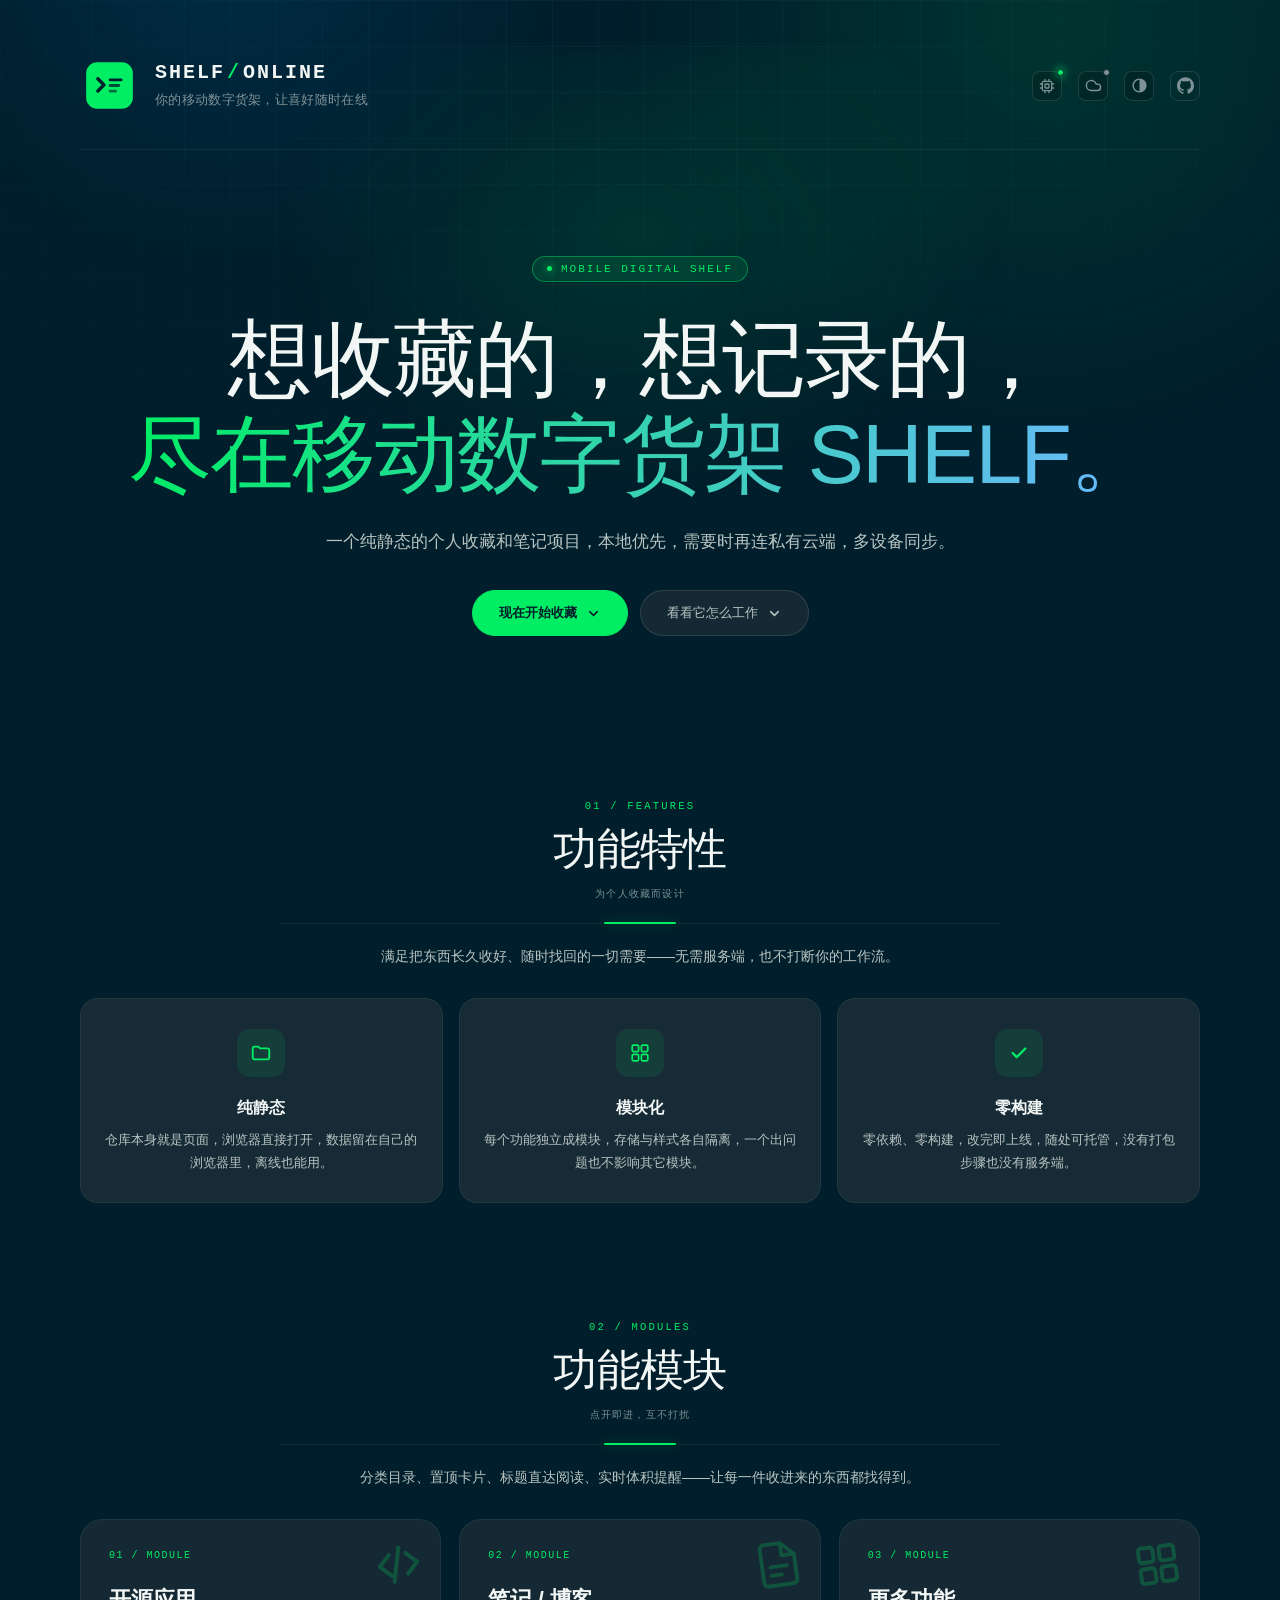
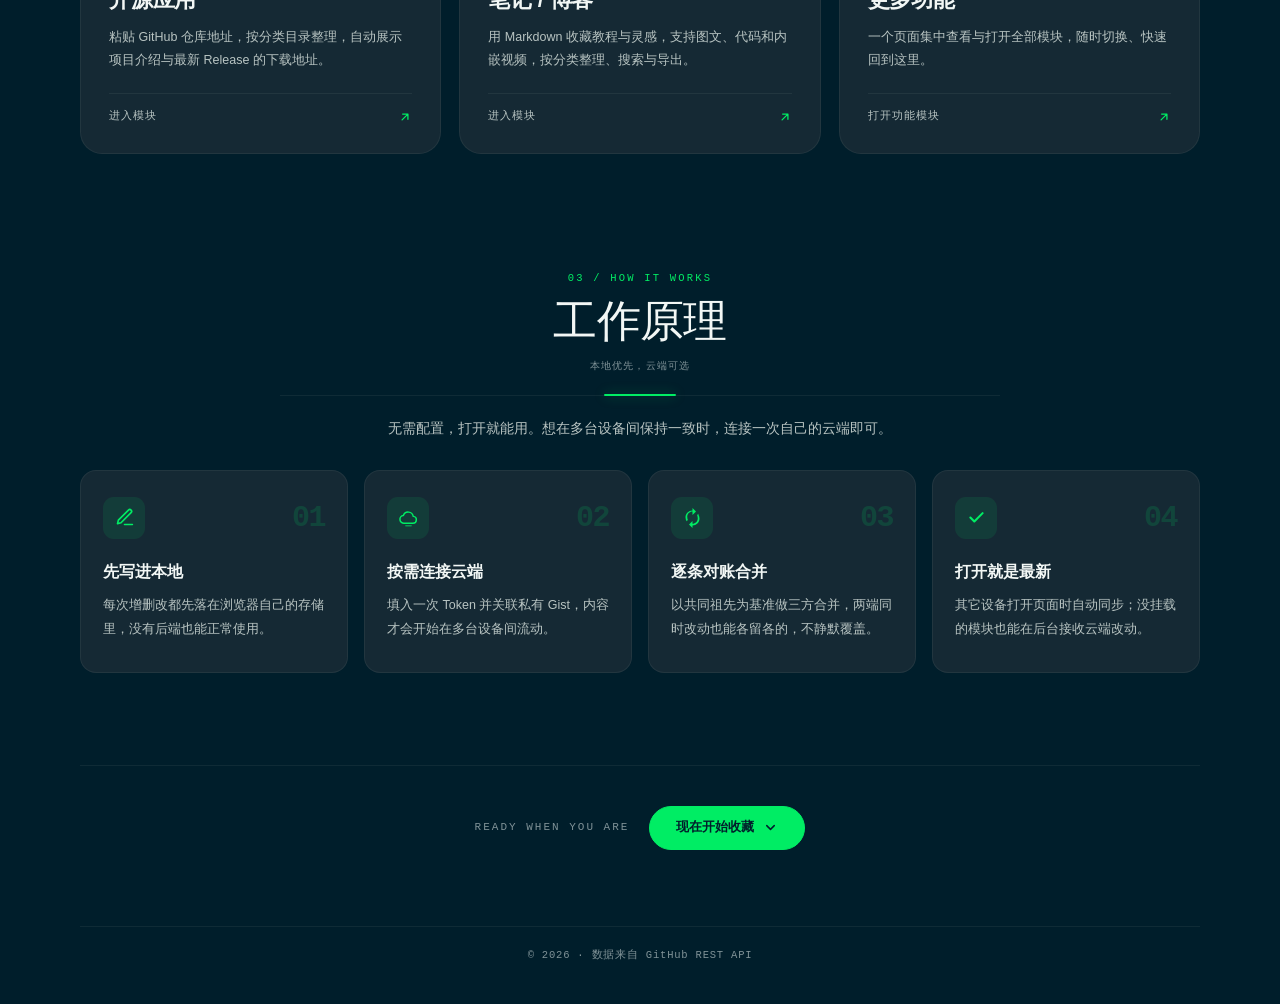
<file: index.html>
<!doctype html>
<html lang="zh-CN">
<head>
  <meta charset="utf-8">
  <meta name="viewport" content="width=device-width, initial-scale=1">
  <meta name="color-scheme" content="dark">
  <meta name="description" content="SHELF / ONLINE 是一个纯静态的个人收藏和笔记项目：本地优先，需要时再连私有云端，多设备同步。">
  <link rel="icon" type="image/svg+xml" href="assets/brand/logo.svg">
  <title>SHELF / ONLINE · 你的移动数字货架，让喜好随时在线</title>

  <link rel="preconnect" href="https://api.github.com">
  <!-- 字体使用国内系统自带字体栈（苹方 / 微软雅黑 / 宋体 / 系统等宽），零网络依赖 -->
  <!-- 主题脚本尽早执行，首屏前定好明暗，避免闪烁 -->
  <script src="assets/js/core/theme.js"></script>
  <script>if ('IntersectionObserver' in window) document.documentElement.classList.add('js-reveal');</script>
  <link rel="stylesheet" href="assets/css/base.css">
  <link rel="stylesheet" href="assets/css/landing.css">
  <link rel="stylesheet" href="assets/css/sync.css">
  <link rel="stylesheet" href="assets/css/theme.css">

  <!-- 内核：依赖顺序固定，全部 defer。首页保留注册表与同步脚本，
       以便停在首页时后台仍能冷同步（未挂载模块的数据直接读写 localStorage）。 -->
  <script defer src="assets/js/core/store.js"></script>
  <script defer src="assets/js/core/net.js"></script>
  <script defer src="assets/js/core/kernel.js"></script>
  <script defer src="assets/js/core/select.js"></script>
  <script defer src="assets/js/core/sync.js"></script>

  <!-- 业务模块注册（首页渲染入口卡片，不挂载模块；仅让同步拿到冷数据桥） -->
  <script defer src="assets/js/modules/repo-showcase/defaults.js"></script>
  <script defer src="assets/js/modules/repo-showcase/github.js"></script>
  <script defer src="assets/js/modules/repo-showcase/view.js"></script>
  <script defer src="assets/js/modules/repo-showcase/index.js"></script>
  <script defer src="assets/js/modules/notes/defaults.js"></script>
  <script defer src="assets/js/modules/notes/markdown.js"></script>
  <script defer src="assets/js/modules/notes/view.js"></script>
  <script defer src="assets/js/modules/notes/index.js"></script>
  <script defer src="assets/js/modules/one-more-thing/index.js"></script>

  <!-- 最后启动 -->
  <script defer src="assets/js/core/app.js"></script>
</head>
<body class="pg-home">
  <div class="grid-bg" aria-hidden="true"></div>
  <div class="glow" aria-hidden="true"></div>

  <div class="page">
    <header class="site-header">
      <a class="brand" href="index.html" aria-label="返回首页">
        <span class="brand-mark" aria-hidden="true">
          <svg viewBox="0 0 96 96" width="100%" height="100%" role="img"><rect x="10" y="10" width="76" height="76" rx="18"/><path d="M29 37 L39 47 L29 57" fill="none" stroke-width="5.5" stroke-linecap="round" stroke-linejoin="round"/><line x1="49" y1="39" x2="67" y2="39" stroke-width="4.5" stroke-linecap="round"/><line x1="49" y1="48" x2="63" y2="48" stroke-width="4.5" stroke-linecap="round" opacity="0.8"/><line x1="49" y1="57" x2="58" y2="57" stroke-width="4.5" stroke-linecap="round" opacity="0.6"/></svg>
        </span>
        <span class="brand-text">
          <h1>SHELF<span>/</span>ONLINE</h1>
          <p>你的移动数字货架，让喜好随时在线</p>
        </span>
      </a>
      <div class="header-meta">
        <span class="status status--icon" title="系统在线" aria-label="系统在线"><i class="i-ico i-system" aria-hidden="true"></i><i class="dot" aria-hidden="true"></i></span>
        <a class="ghost-link ghost-link--icon mono site-github-link" href="https://github.com/30-Chen/open-shelf" target="_blank" rel="noopener noreferrer" title="打开本项目仓库" aria-label="打开本项目仓库"><i class="i-ico i-github" aria-hidden="true"></i></a>
      </div>
    </header>

    <section class="lc-hero" id="top">
      <span class="lc-hero-glow" aria-hidden="true"></span>
      <span class="lc-eyebrow mono"><i aria-hidden="true"></i> MOBILE DIGITAL SHELF</span>
      <h2>想收藏的，想记录的，<br><em>尽在移动数字货架 SHELF。</em></h2>
      <p class="lc-lead">一个纯静态的个人收藏和笔记项目，本地优先，需要时再连私有云端，多设备同步。</p>
      <div class="lc-actions">
        <a class="lc-btn lc-btn--primary" href="#catalog-section">现在开始收藏 <i class="i-ico i-chev" aria-hidden="true"></i></a>
        <a class="lc-btn" href="#how">看看它怎么工作 <i class="i-ico i-chev" aria-hidden="true"></i></a>
      </div>
    </section>

    <section class="lc-section" id="features" aria-labelledby="lc-features-title">
      <div class="lc-section-head lc-reveal">
        <span class="lc-kicker mono">01 / FEATURES</span>
        <h3 id="lc-features-title">功能特性</h3>
        <span class="lc-hint">为个人收藏而设计</span>
      </div>
      <p class="lc-section-intro lc-reveal">满足把东西长久收好、随时找回的一切需要——无需服务端，也不打断你的工作流。</p>
      <div class="lc-feature-grid">
        <article class="lc-feature lc-reveal">
          <span class="lc-feature-icon"><i class="i-ico i-folder" aria-hidden="true"></i></span>
          <h4>纯静态</h4>
          <p>仓库本身就是页面，浏览器直接打开，数据留在自己的浏览器里，离线也能用。</p>
        </article>
        <article class="lc-feature lc-reveal">
          <span class="lc-feature-icon"><i class="i-ico i-modules" aria-hidden="true"></i></span>
          <h4>模块化</h4>
          <p>每个功能独立成模块，存储与样式各自隔离，一个出问题也不影响其它模块。</p>
        </article>
        <article class="lc-feature lc-reveal">
          <span class="lc-feature-icon"><i class="i-ico i-check" aria-hidden="true"></i></span>
          <h4>零构建</h4>
          <p>零依赖、零构建，改完即上线，随处可托管，没有打包步骤也没有服务端。</p>
        </article>
      </div>
    </section>

    <section class="lc-section" id="catalog-section" aria-labelledby="lc-modules-title">
      <div class="lc-section-head lc-reveal">
        <span class="lc-kicker mono">02 / MODULES</span>
        <h3 id="lc-modules-title">功能模块</h3>
        <span class="lc-hint">点开即进，互不打扰</span>
      </div>
      <p class="lc-section-intro lc-reveal">分类目录、置顶卡片、标题直达阅读、实时体积提醒——让每一件收进来的东西都找得到。</p>
      <!-- 模块入口卡片由内核根据注册表自动生成；首页把预留模块位换成「更多功能」入口 -->
      <main id="catalog" class="lc-catalog" data-home-catalog></main>
    </section>

    <section class="lc-section" id="how" aria-labelledby="lc-how-title">
      <div class="lc-section-head lc-reveal">
        <span class="lc-kicker mono">03 / HOW IT WORKS</span>
        <h3 id="lc-how-title">工作原理</h3>
        <span class="lc-hint">本地优先，云端可选</span>
      </div>
      <p class="lc-section-intro lc-reveal">无需配置，打开就能用。想在多台设备间保持一致时，连接一次自己的云端即可。</p>
      <div class="lc-flow">
        <article class="lc-step lc-reveal" data-step="01">
          <span class="lc-step-icon"><i class="i-ico i-edit" aria-hidden="true"></i></span>
          <h4>先写进本地</h4>
          <p>每次增删改都先落在浏览器自己的存储里，没有后端也能正常使用。</p>
        </article>
        <article class="lc-step lc-reveal" data-step="02">
          <span class="lc-step-icon"><i class="i-ico i-cloud-puff" aria-hidden="true"></i></span>
          <h4>按需连接云端</h4>
          <p>填入一次 Token 并关联私有 Gist，内容才会开始在多台设备间流动。</p>
        </article>
        <article class="lc-step lc-reveal" data-step="03">
          <span class="lc-step-icon"><i class="i-ico i-refresh" aria-hidden="true"></i></span>
          <h4>逐条对账合并</h4>
          <p>以共同祖先为基准做三方合并，两端同时改动也能各留各的，不静默覆盖。</p>
        </article>
        <article class="lc-step lc-reveal" data-step="04">
          <span class="lc-step-icon"><i class="i-ico i-check" aria-hidden="true"></i></span>
          <h4>打开就是最新</h4>
          <p>其它设备打开页面时自动同步；没挂载的模块也能在后台接收云端改动。</p>
        </article>
      </div>
    </section>

    <section class="lc-cta lc-reveal">
      <span class="lc-cta-line mono">READY WHEN YOU ARE</span>
      <a class="lc-btn lc-btn--primary" href="#catalog-section">现在开始收藏 <i class="i-ico i-chev" aria-hidden="true"></i></a>
    </section>

    <footer class="site-footer mono">
      <span>© <span id="year"></span> · 数据来自 GitHub REST API</span>
    </footer>
  </div>

  <script>
    (function () {
      if (!('IntersectionObserver' in window)) return;
      var els = document.querySelectorAll('.lc-reveal');
      var io = new IntersectionObserver(function (entries) {
        entries.forEach(function (entry) {
          if (!entry.isIntersecting) return;
          entry.target.classList.add('is-in');
          io.unobserve(entry.target);
        });
      }, { threshold: 0.12, rootMargin: '0px 0px -40px 0px' });
      Array.prototype.forEach.call(els, function (el) { io.observe(el); });
    })();
  </script>
</body>
</html>
</file>
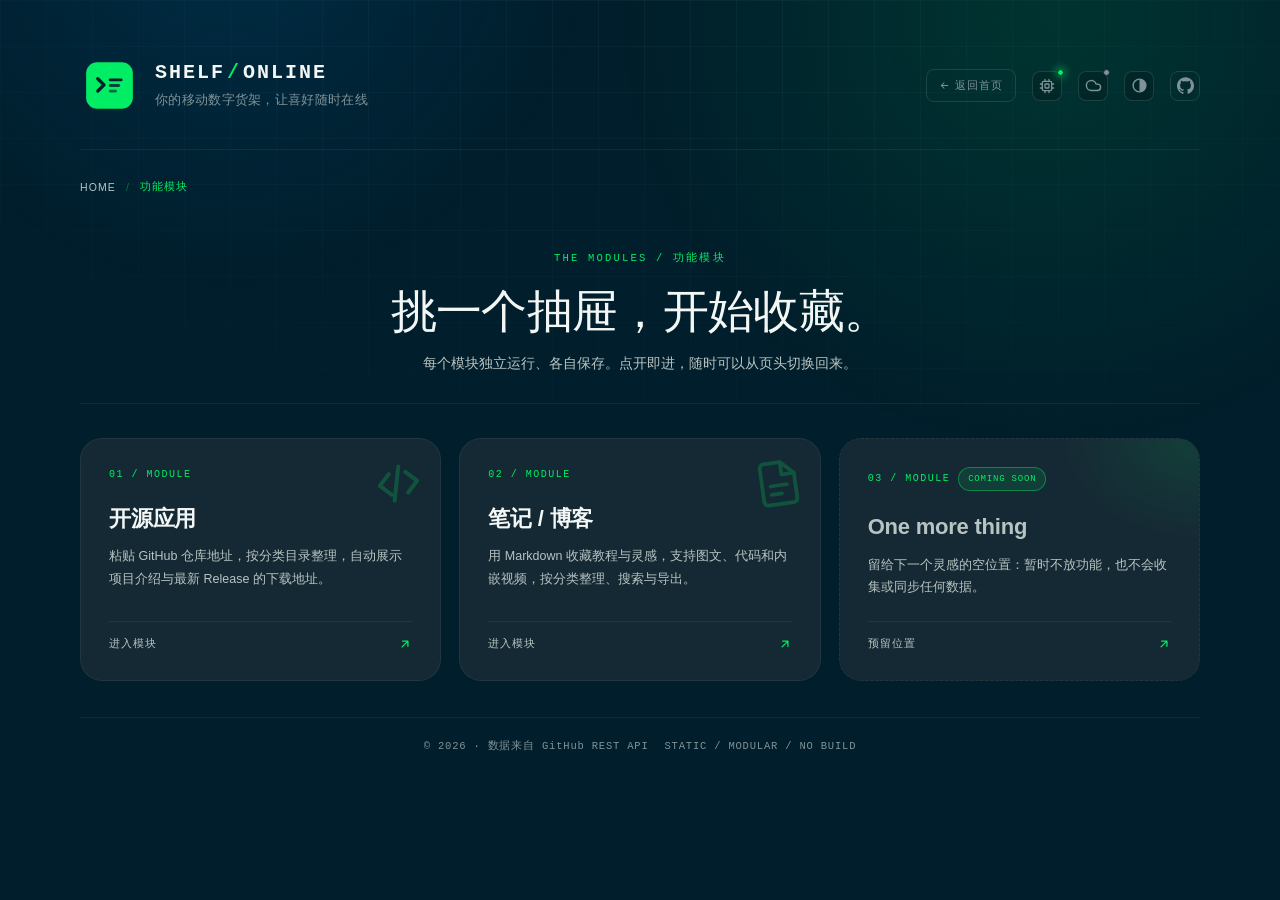
<file: shelf.html>
<!doctype html>
<html lang="zh-CN">
<head>
  <meta charset="utf-8">
  <meta name="viewport" content="width=device-width, initial-scale=1">
  <meta name="color-scheme" content="dark">
  <meta name="description" content="SHELF / ONLINE 功能模块：集中管理开源应用、笔记与预留模块">
  <link rel="icon" type="image/svg+xml" href="assets/brand/logo.svg">
  <title>功能模块 · SHELF / ONLINE</title>

  <link rel="preconnect" href="https://api.github.com">
  <!-- 字体使用国内系统自带字体栈（苹方 / 微软雅黑 / 宋体 / 系统等宽），零网络依赖 -->
  <script src="assets/js/core/theme.js"></script>
  <script>if ('IntersectionObserver' in window) document.documentElement.classList.add('js-reveal');</script>
  <link rel="stylesheet" href="assets/css/base.css">
  <link rel="stylesheet" href="assets/css/landing.css">
  <link rel="stylesheet" href="assets/css/sync.css">
  <link rel="stylesheet" href="assets/css/theme.css">

  <!-- 内核 + 模块注册：与首页同序，供 app.js 渲染模块入口卡片，并保持后台冷同步 -->
  <script defer src="assets/js/core/store.js"></script>
  <script defer src="assets/js/core/net.js"></script>
  <script defer src="assets/js/core/kernel.js"></script>
  <script defer src="assets/js/core/select.js"></script>
  <script defer src="assets/js/core/sync.js"></script>

  <script defer src="assets/js/modules/repo-showcase/defaults.js"></script>
  <script defer src="assets/js/modules/repo-showcase/github.js"></script>
  <script defer src="assets/js/modules/repo-showcase/view.js"></script>
  <script defer src="assets/js/modules/repo-showcase/index.js"></script>
  <script defer src="assets/js/modules/notes/defaults.js"></script>
  <script defer src="assets/js/modules/notes/markdown.js"></script>
  <script defer src="assets/js/modules/notes/view.js"></script>
  <script defer src="assets/js/modules/notes/index.js"></script>
  <script defer src="assets/js/modules/one-more-thing/index.js"></script>

  <script defer src="assets/js/core/app.js"></script>
</head>
<body>
  <div class="grid-bg" aria-hidden="true"></div>
  <div class="glow" aria-hidden="true"></div>

  <div class="page">
    <header class="site-header">
      <a class="brand" href="index.html" aria-label="返回首页">
        <span class="brand-mark" aria-hidden="true">
          <svg viewBox="0 0 96 96" width="100%" height="100%" role="img"><rect x="10" y="10" width="76" height="76" rx="18"/><path d="M29 37 L39 47 L29 57" fill="none" stroke-width="5.5" stroke-linecap="round" stroke-linejoin="round"/><line x1="49" y1="39" x2="67" y2="39" stroke-width="4.5" stroke-linecap="round"/><line x1="49" y1="48" x2="63" y2="48" stroke-width="4.5" stroke-linecap="round" opacity="0.8"/><line x1="49" y1="57" x2="58" y2="57" stroke-width="4.5" stroke-linecap="round" opacity="0.6"/></svg>
        </span>
        <span class="brand-text">
          <h1>SHELF<span>/</span>ONLINE</h1>
          <p>你的移动数字货架，让喜好随时在线</p>
        </span>
      </a>
      <div class="header-meta">
        <a class="ghost-link" href="index.html"><i class="i-ico i-back" aria-hidden="true"></i> 返回首页</a>
        <span class="status status--icon" title="系统在线" aria-label="系统在线"><i class="i-ico i-system" aria-hidden="true"></i><i class="dot" aria-hidden="true"></i></span>
        <a class="ghost-link ghost-link--icon mono site-github-link" href="https://github.com/30-Chen/open-shelf" target="_blank" rel="noopener noreferrer" title="打开本项目仓库" aria-label="打开本项目仓库"><i class="i-ico i-github" aria-hidden="true"></i></a>
      </div>
    </header>

    <nav class="lc-crumb" aria-label="面包屑导航">
      <a href="index.html">HOME</a>
      <span class="lc-sep">/</span>
      <span class="lc-current">功能模块</span>
    </nav>

    <section class="lc-shelf-head lc-reveal" aria-labelledby="shelf-title">
      <span class="lc-kicker mono">THE MODULES / 功能模块</span>
      <h2 id="shelf-title">挑一个抽屉，开始收藏。</h2>
      <p>每个模块独立运行、各自保存。点开即进，随时可以从页头切换回来。</p>
    </section>

    <!-- 模块入口卡片由内核根据注册表自动生成 -->
    <main id="catalog" class="lc-catalog"></main>

    <footer class="site-footer mono">
      <span>© <span id="year"></span> · 数据来自 GitHub REST API</span>
      <span>STATIC / MODULAR / NO BUILD</span>
    </footer>
  </div>

  <script>
    (function () {
      if (!('IntersectionObserver' in window)) return;
      var els = document.querySelectorAll('.lc-reveal');
      var io = new IntersectionObserver(function (entries) {
        entries.forEach(function (entry) {
          if (!entry.isIntersecting) return;
          entry.target.classList.add('is-in');
          io.unobserve(entry.target);
        });
      }, { threshold: 0.12, rootMargin: '0px 0px -40px 0px' });
      Array.prototype.forEach.call(els, function (el) { io.observe(el); });
    })();
  </script>
</body>
</html>
</file>
<file: assets/css/base.css>
/* ============================================================
   base.css · 全站设计系统
   只放「跨模块共享」的变量、重置、布局与基础控件。
   模块自己的样式一律放到 assets/css/module-*.css 并用独立前缀。
   ============================================================ */

:root {
  /* ============================================================
     MongoDB 设计系统 · 森林黑 × 霓虹绿（LeafyGreen / Forest Dark）
     全部模块沿用原有语义变量名，此处只替换取值，保证改造零侵入。
     ============================================================ */
  --bg:            #001e2b;                       /* Forest Black · 森林黑，非纯黑 */
  --surface:       rgba(28, 45, 56, 0.78);        /* Deep Teal · 深青表面 */
  --surface-2:     rgba(29, 47, 58, 0.82);        /* Deep Teal · 次级表面 */
  --line:          rgba(184, 196, 194, 0.16);     /* Silver Teal · 描边 */
  --line-soft:     rgba(184, 196, 194, 0.08);
  --line-strong:   rgba(0, 237, 100, 0.42);       /* MongoDB Green · 强描边 */
  --text:          #f2f7f5;                       /* 冷白（近白，带极轻青调） */
  --text-2:        #b8c4c2;                       /* Silver Teal · 次级文字 */
  --muted:         #7f9297;                       /* Cool Gray · 弱化文字 */
  --accent:        #00ed64;                       /* MongoDB Green · 霓虹绿强调 */
  --accent-dim:    rgba(0, 237, 100, 0.10);
  --accent-2:      #1eaedb;                       /* Teal Active · 活性青 */
  /* Logo 品牌标记：背景复用 --accent（随主题自动在霓虹绿/深绿间切换），
     前景取反色保证对比度——暗底霓虹绿配森林黑，亮底深绿配纯白。 */
  --logo-bg:       var(--accent);
  --logo-ink:      #001e2b;                       /* Forest Black · 霓虹绿底上的图形色 */
  --blue:          #6cb8ff;                       /* Link Blue · 链接蓝（深底提亮变体） */
  --warn:          #ffc46b;
  --danger:        #ff8197;
  --radius:        16px;                          /* MongoDB 标准卡片圆角 */
  --radius-sm:     8px;
  /* 所有悬浮面板共用的边框色，保证菜单/设置/更多/同步面板视觉统一 */
  --pop-border:    rgba(0, 237, 100, .32);
  /* 字体令牌全部使用国内系统自带字体，零网络依赖、无 CDN 加载失败风险：
     --sans 无衬线（苹方 / 微软雅黑）用于 Hero / 大标题 / 正文 / UI 全部层级，
     --mono 系统等宽用于代码与大写技术标签，
     --serif 衬线（宋体 / 思源宋体）仅作备用令牌保留，当前无可见元素使用。 */
  --cjk: "PingFang SC", "Hiragino Sans GB", "Microsoft YaHei", "Noto Sans CJK SC", sans-serif;
  --serif: "Songti SC", "STSong", "Noto Serif CJK SC", "Source Han Serif SC", SimSun, Georgia, "Times New Roman", serif;
  --mono: ui-monospace, SFMono-Regular, "SF Mono", Menlo, Consolas, "Liberation Mono", "Courier New", var(--cjk);
  --sans: "PingFang SC", "Microsoft YaHei", -apple-system, BlinkMacSystemFont, "Segoe UI", "Noto Sans CJK SC", sans-serif;

  /* ---------- 字体排印规范（全站唯一来源）----------
     字号阶梯：11 级，覆盖从微型角标到 Hero 大标题的所有层级。
     语义：微标(9) / 角标(10) / 次标签(10.5) / 辅助(11) / 元信息(11.5) /
           控件(12) / 正文密(12.5) / 正文(13) / 正文宽(13.5) / 引导(14) /
           小标题(15) / 卡片标题(16) / 区块标题(20) / 主标题(22) / Hero(28+) */
  --fs-micro: 9px;    /* 微型角标、圆点标签 */
  --fs-tiny: 10px;    /* 编号、脚注 */
  --fs-mini: 10.5px;  /* 小指示、kicker */
  --fs-caption: 11px; /* 辅助说明、面包屑 */
  --fs-aux: 11.5px;   /* 元信息、次要行 */
  --fs-control: 12px; /* 按钮、输入框、标签 */
  --fs-body-sm: 12.5px; /* 紧凑正文、卡片描述 */
  --fs-body: 13px;    /* 标准正文 */
  --fs-body-lg: 13.5px; /* 宽松正文、按钮 */
  --fs-lead: 14px;    /* 引导语、区块引言 */
  --fs-subtitle: 15px; /* 小标题、步骤标题 */
  --fs-title: 16px;   /* 卡片标题 */
  --fs-section: 20px; /* 区块大标题下沿 */
  --fs-heading: 22px; /* 模块卡名称 */
  --fs-display: 28px; /* 次级展示标题 */
  /* 行高阶梯 */
  --lh-tight: 1.2;    /* 大标题 */
  --lh-snug: 1.45;    /* 卡片标题 */
  --lh-base: 1.6;     /* 正文默认 */
  --lh-relaxed: 1.75; /* 段落 */
  --lh-loose: 1.9;    /* 引导长句 */
  /* 字重阶梯 */
  --fw-regular: 400;
  --fw-medium: 500;
  --fw-semibold: 600;
  --fw-bold: 700;
  /* 强调色实底按钮上的前景文字色：霓虹绿底 → 森林黑字 */
  --on-accent: #001e2b;
  /* MongoDB 青色调阴影：即便在浅色表面，阴影也带森林青，而非中性黑 */
  --shadow-card:    0 12px 30px rgba(0, 30, 43, .34);
  --shadow-panel:   0 18px 44px rgba(0, 30, 43, .55);
  --shadow-forest:  0 26px 44px rgba(0, 30, 43, .32), 0 7px 13px rgba(0, 0, 0, .20);
  --glow-accent:    0 0 12px rgba(0, 237, 100, .35);
}

*, *::before, *::after { box-sizing: border-box; }

html { scroll-behavior: smooth; }

body {
  margin: 0;
  min-height: 100vh;
  background: var(--bg);
  color: var(--text);
  font: 15px/var(--lh-base) var(--sans);
  -webkit-font-smoothing: antialiased;
  overflow-x: hidden;
}

a { color: inherit; text-decoration: none; }
button, input { font: inherit; }
button { cursor: pointer; }
img { max-width: 100%; }
::selection { background: rgba(0, 237, 100, 0.28); color: #fff; }

.mono { font-family: var(--mono); font-variant-numeric: tabular-nums; }

/* MongoDB 技术标签：系统等宽字体大写 + 宽字距（数据库字段标签质感） */
.mono-label {
  font-family: var(--mono); text-transform: uppercase;
  letter-spacing: 2px; font-weight: 500;
}
/* MongoDB 签名装饰：霓虹绿强调下划线（2px） */
.accent-underline {
  border-bottom: 2px solid var(--accent);
  padding-bottom: 2px;
}

/* ---------- 背景：细网格 + 顶部光晕 ---------- */
.grid-bg,
.glow { position: fixed; inset: 0; pointer-events: none; z-index: 0; }

.grid-bg {
  background-image:
    linear-gradient(to right, rgba(130, 165, 205, 0.055) 1px, transparent 1px),
    linear-gradient(to bottom, rgba(130, 165, 205, 0.055) 1px, transparent 1px);
  background-size: 46px 46px;
  -webkit-mask-image: radial-gradient(ellipse 80% 60% at 50% 0%, #000 10%, transparent 100%);
  mask-image: radial-gradient(ellipse 80% 60% at 50% 0%, #000 10%, transparent 100%);
}

.glow {
  background:
    radial-gradient(circle 520px at 18% -8%, rgba(0, 140, 249, 0.13), transparent 70%),
    radial-gradient(circle 620px at 82% 2%, rgba(0, 237, 100, 0.11), transparent 70%);
}

/* ---------- 页面骨架 ---------- */
.page {
  position: relative;
  z-index: 1;
  width: min(1120px, calc(100% - 48px));
  margin: 0 auto;
  padding: 56px 0 40px;
}

.site-header {
  display: flex;
  align-items: center;
  justify-content: space-between;
  gap: 24px;
  padding-bottom: 34px;
  margin-bottom: 8px;
  border-bottom: 1px solid var(--line-soft);
}

.brand { display: flex; align-items: center; gap: 16px; min-width: 0; border-radius: 10px; transition: opacity .18s; }
a.brand:hover { opacity: .82; }
a.brand:focus-visible { outline: 2px solid var(--line-strong); outline-offset: 4px; }

.brand-mark {
  flex: 0 0 auto;
  width: 59px;
  height: 59px;
  display: grid;
  place-items: center;
}
.brand-mark svg { display: block; width: 100%; height: 100%; }
/* logo 背景与图形走令牌，随明暗主题切换（--logo-bg 复用 --accent） */
.brand-mark rect { fill: var(--logo-bg); transition: fill .25s ease; }
.brand-mark path,
.brand-mark line { stroke: var(--logo-ink); transition: stroke .25s ease; }

.brand-text h1 {
  margin: 0;
  font: 600 20px/1.2 var(--mono);
  letter-spacing: 2px;
  color: var(--text);
}
.brand-text h1 span { color: var(--accent); padding: 0 2px; }
.brand-text p { margin: 5px 0 0; font-size: 12.5px; color: var(--muted); letter-spacing: 0.3px; }

.header-meta {
  display: flex; align-items: center; justify-content: flex-end;
  flex-wrap: wrap; gap: 10px 16px; min-width: 0;
}

/* 与同步按钮 .sy-trigger 保持同一套胶囊规格：尺寸 / 边框 / 背景 / 字体一致 */
.status {
  position: relative;
  display: inline-flex; align-items: center; justify-content: center; flex: 0 0 auto;
  white-space: nowrap;
  min-height: 30px; padding: 7px 11px;
  border: 1px solid var(--line); border-radius: 8px;
  background: rgba(0, 0, 0, .18); color: var(--muted);
  font: 500 11px var(--mono); letter-spacing: .8px; line-height: 1;
}
/* 纯图标状态胶囊：SYSTEM / MODULE 只留图标，右上角状态点保留 */
.status--icon { width: 30px; padding: 0; justify-content: center; gap: 0; }
.status--icon .i-ico { width: 16px; height: 16px; }
/* 可点击的状态图标（MODULE 切换器）：hover / 展开态高亮 */
.status--btn { cursor: pointer; transition: color .18s, border-color .18s, background .18s; }
.status--btn:hover, .status--btn[aria-expanded="true"] {
  color: var(--accent); border-color: var(--line-strong); background: var(--accent-dim);
}

/* 状态点：与 .sy-trigger-dot 同款右上角 7px 小圆点，恢复呼吸动画 */
.dot {
  position: absolute;
  top: -3px; right: -3px;
  width: 7px; height: 7px;
  border-radius: 50%;
  background: var(--accent);
  border: 1px solid #122630;
  box-shadow: 0 0 8px var(--accent);
}

.ghost-link {
  display: inline-flex; align-items: center; gap: 5px; flex: 0 0 auto;
  white-space: nowrap;
  font-size: 11px; letter-spacing: 1px; color: var(--muted);
  min-height: 30px; padding: 7px 12px; border: 1px solid var(--line); border-radius: 8px;
  transition: color .18s, border-color .18s, background .18s;
}
.ghost-link:hover { color: var(--accent); border-color: var(--line-strong); background: var(--accent-dim); }
/* 纯图标版：与 SYNC / 主题按钮统一为 30×30 胶囊 */
.ghost-link--icon { width: 30px; padding: 0; justify-content: center; gap: 0; }
.ghost-link--icon .i-ico { width: 17px; height: 17px; }

/* ---------- 统一图标（SVG mask，跨设备一致，颜色继承文字） ----------
   用法：<i class="i-ico i-ext" aria-hidden="true"></i>
   i-ext  外链箭头 ↗   i-back 返回箭头 ←   i-cloud 同步云 ☁ */
.i-ico {
  display: inline-block; flex: 0 0 auto;
  width: 1em; height: 1em;
  vertical-align: -0.14em;
  background: currentColor;
  -webkit-mask: var(--i-img) no-repeat center / contain;
  mask: var(--i-img) no-repeat center / contain;
}
.i-ext { --i-img: url("data:image/svg+xml,%3Csvg xmlns='http://www.w3.org/2000/svg' viewBox='0 0 24 24' fill='none' stroke='%23000' stroke-width='2.2' stroke-linecap='round' stroke-linejoin='round'%3E%3Cpath d='M7 17 17 7M8 7h9v9'/%3E%3C/svg%3E"); }
.i-back { --i-img: url("data:image/svg+xml,%3Csvg xmlns='http://www.w3.org/2000/svg' viewBox='0 0 24 24' fill='none' stroke='%23000' stroke-width='2.2' stroke-linecap='round' stroke-linejoin='round'%3E%3Cpath d='M19 12H5m0 0 6-6m-6 6 6 6'/%3E%3C/svg%3E"); }
.i-cloud { --i-img: url("data:image/svg+xml,%3Csvg xmlns='http://www.w3.org/2000/svg' viewBox='0 0 24 24' fill='none' stroke='%23000' stroke-width='2' stroke-linecap='round' stroke-linejoin='round'%3E%3Cpath d='M17.5 19H9a7 7 0 1 1 6.71-9h1.79a4.5 4.5 0 1 1 0 9Z'/%3E%3C/svg%3E"); }
/* 主题图标：太阳 / 月亮 / 自动（半明半暗） */
.i-sun { --i-img: url("data:image/svg+xml,%3Csvg xmlns='http://www.w3.org/2000/svg' viewBox='0 0 24 24' fill='none' stroke='%23000' stroke-width='2' stroke-linecap='round'%3E%3Ccircle cx='12' cy='12' r='4'/%3E%3Cpath d='M12 2v2m0 16v2M4.9 4.9l1.4 1.4m11.4 11.4 1.4 1.4M2 12h2m16 0h2M4.9 19.1l1.4-1.4M17.7 6.3l1.4-1.4'/%3E%3C/svg%3E"); }
.i-moon { --i-img: url("data:image/svg+xml,%3Csvg xmlns='http://www.w3.org/2000/svg' viewBox='0 0 24 24' fill='none' stroke='%23000' stroke-width='2' stroke-linecap='round' stroke-linejoin='round'%3E%3Cpath d='M20.5 14.2A8.5 8.5 0 0 1 9.8 3.5a8.5 8.5 0 1 0 10.7 10.7Z'/%3E%3C/svg%3E"); }
.i-auto { --i-img: url("data:image/svg+xml,%3Csvg xmlns='http://www.w3.org/2000/svg' viewBox='0 0 24 24' fill='none' stroke='%23000' stroke-width='2' stroke-linejoin='round'%3E%3Ccircle cx='12' cy='12' r='9'/%3E%3Cpath d='M12 3a9 9 0 0 1 0 18Z' fill='%23000' stroke='none'/%3E%3C/svg%3E"); }
.i-github { --i-img: url("data:image/svg+xml,%3Csvg xmlns='http://www.w3.org/2000/svg' viewBox='0 0 24 24' fill='%23000'%3E%3Cpath d='M12 .5C5.37.5 0 5.87 0 12.5c0 5.3 3.44 9.8 8.21 11.39.6.11.82-.26.82-.58v-2.23c-3.34.73-4.04-1.61-4.04-1.61-.54-1.38-1.33-1.75-1.33-1.75-1.09-.74.08-.73.08-.73 1.2.08 1.84 1.24 1.84 1.24 1.07 1.83 2.81 1.3 3.5.99.11-.78.42-1.3.76-1.6-2.67-.3-5.47-1.34-5.47-5.95 0-1.32.47-2.39 1.24-3.23-.12-.3-.54-1.52.12-3.18 0 0 1.01-.32 3.3 1.23a11.5 11.5 0 0 1 6 0c2.29-1.55 3.3-1.23 3.3-1.23.66 1.66.24 2.88.12 3.18.77.84 1.24 1.91 1.24 3.23 0 4.62-2.81 5.64-5.49 5.94.43.37.82 1.1.82 2.22v3.29c0 .32.22.7.83.58C20.56 22.29 24 17.8 24 12.5 24 5.87 18.63.5 12 .5z'/%3E%3C/svg%3E"); }
/* 下拉选择用图标：文件夹（分类）/ 箭头（下拉），mask + currentColor 跨主题一致 */
.i-folder { --i-img: url("data:image/svg+xml,%3Csvg xmlns='http://www.w3.org/2000/svg' viewBox='0 0 24 24' fill='none' stroke='%23000' stroke-width='2' stroke-linecap='round' stroke-linejoin='round'%3E%3Cpath d='M3 7a2 2 0 0 1 2-2h4l2 2h8a2 2 0 0 1 2 2v8a2 2 0 0 1-2 2H5a2 2 0 0 1-2-2V7Z'/%3E%3C/svg%3E"); }
/* 文档图标：笔记卡背景（带折角与文字行的文件） */
.i-doc { --i-img: url("data:image/svg+xml,%3Csvg xmlns='http://www.w3.org/2000/svg' viewBox='0 0 24 24' fill='none' stroke='%23000' stroke-width='1.8' stroke-linecap='round' stroke-linejoin='round'%3E%3Cpath d='M14 2H6a2 2 0 0 0-2 2v16a2 2 0 0 0 2 2h12a2 2 0 0 0 2-2V8Z'/%3E%3Cpath d='M14 2v6h6M8 13h8M8 17h5'/%3E%3C/svg%3E"); }
/* 代码图标：开源应用卡背景（尖括号 + 斜杠） */
.i-code { --i-img: url("data:image/svg+xml,%3Csvg xmlns='http://www.w3.org/2000/svg' viewBox='0 0 24 24' fill='none' stroke='%23000' stroke-width='1.9' stroke-linecap='round' stroke-linejoin='round'%3E%3Cpath d='m8 7-5 5 5 5m8-10 5 5-5 5m-3-13-4 16'/%3E%3C/svg%3E"); }
/* 蓬松云朵：首页「按需连接云端」步骤专用，具象多层云轮廓，配合飘动动画 */
.i-cloud-puff { --i-img: url("data:image/svg+xml,%3Csvg xmlns='http://www.w3.org/2000/svg' viewBox='0 0 24 24' fill='none' stroke='%23000' stroke-width='1.7' stroke-linecap='round' stroke-linejoin='round'%3E%3Cpath d='M7.2 18.5h9.9a3.9 3.9 0 0 0 .35-7.78 5.9 5.9 0 0 0-11.36-.98 4.4 4.4 0 0 0 1.11 8.76Z'/%3E%3Cpath d='M9 21.5h6' opacity='.55'/%3E%3C/svg%3E"); }
.i-chev { --i-img: url("data:image/svg+xml,%3Csvg xmlns='http://www.w3.org/2000/svg' viewBox='0 0 24 24' fill='none' stroke='%23000' stroke-width='2.4' stroke-linecap='round' stroke-linejoin='round'%3E%3Cpath d='m6 9 6 6 6-6'/%3E%3C/svg%3E"); }
/* 状态图标：SYSTEM 用芯片（在线系统）/ MODULE 用四宫格（模块矩阵），mask + currentColor */
.i-system { --i-img: url("data:image/svg+xml,%3Csvg xmlns='http://www.w3.org/2000/svg' viewBox='0 0 24 24' fill='none' stroke='%23000' stroke-width='1.9' stroke-linecap='round' stroke-linejoin='round'%3E%3Crect x='5' y='5' width='14' height='14' rx='2'/%3E%3Crect x='9' y='9' width='6' height='6' rx='1'/%3E%3Cpath d='M9 2v3m6-3v3M9 19v3m6-3v3M2 9h3m-3 6h3m14-6h3m-3 6h3'/%3E%3C/svg%3E"); }
.i-modules { --i-img: url("data:image/svg+xml,%3Csvg xmlns='http://www.w3.org/2000/svg' viewBox='0 0 24 24' fill='none' stroke='%23000' stroke-width='1.9' stroke-linejoin='round'%3E%3Crect x='3.5' y='3.5' width='7' height='7' rx='1.4'/%3E%3Crect x='13.5' y='3.5' width='7' height='7' rx='1.4'/%3E%3Crect x='3.5' y='13.5' width='7' height='7' rx='1.4'/%3E%3Crect x='13.5' y='13.5' width='7' height='7' rx='1.4'/%3E%3C/svg%3E"); }
/* 卡片操作图标：星星（置顶）/ 刷新 / 删除 / 编辑 / 保存 / 取消 / 设置 / 更多 / 刷新全部 */
.i-star { --i-img: url("data:image/svg+xml,%3Csvg xmlns='http://www.w3.org/2000/svg' viewBox='0 0 24 24' fill='none' stroke='%23000' stroke-width='1.8' stroke-linecap='round' stroke-linejoin='round'%3E%3Cpath d='m12 2.8 2.9 5.9 6.5.9-4.7 4.6 1.1 6.5L12 17.8l-5.8 3 1.1-6.5-4.7-4.6 6.5-.9Z'/%3E%3C/svg%3E"); }
.i-star-fill { --i-img: url("data:image/svg+xml,%3Csvg xmlns='http://www.w3.org/2000/svg' viewBox='0 0 24 24' fill='%23000' stroke='%23000' stroke-width='1.5' stroke-linecap='round' stroke-linejoin='round'%3E%3Cpath d='m12 2.8 2.9 5.9 6.5.9-4.7 4.6 1.1 6.5L12 17.8l-5.8 3 1.1-6.5-4.7-4.6 6.5-.9Z'/%3E%3C/svg%3E"); }
/* 刷新/重新获取：实心双箭头环形，实心三角箭头在小尺寸下清晰，替代原先别扭的 L 形折角箭头 */
.i-refresh { --i-img: url("data:image/svg+xml,%3Csvg xmlns='http://www.w3.org/2000/svg' viewBox='0 0 24 24' fill='%23000'%3E%3Cpath d='M12 6v3l4-4-4-4v3c-4.42 0-7.99 3.58-7.99 8 0 1.57.46 3.03 1.24 4.26L6.7 14.8C6.25 13.58 6 12.31 6 11c0-3.31 2.69-6 6-6zm6.76 1.74L17.3 9.2C17.75 10.42 18 11.69 18 13c0 3.31-2.69 6-6 6v-3l-4 4 4 4v-3c4.42 0 8-3.58 8-8 0-1.57-.46-3.03-1.24-4.26z'/%3E%3C/svg%3E"); }
.i-trash { --i-img: url("data:image/svg+xml,%3Csvg xmlns='http://www.w3.org/2000/svg' viewBox='0 0 24 24' fill='none' stroke='%23000' stroke-width='1.9' stroke-linecap='round' stroke-linejoin='round'%3E%3Cpath d='M4 7h16M9 7V4h6v3M6 7l1 13h10l1-13M10 11v5m4-5v5'/%3E%3C/svg%3E"); }
.i-edit { --i-img: url("data:image/svg+xml,%3Csvg xmlns='http://www.w3.org/2000/svg' viewBox='0 0 24 24' fill='none' stroke='%23000' stroke-width='1.9' stroke-linecap='round' stroke-linejoin='round'%3E%3Cpath d='M12 20h9'/%3E%3Cpath d='M16.5 3.5a2.1 2.1 0 0 1 3 3L8 18l-4 1 1-4Z'/%3E%3C/svg%3E"); }
.i-check { --i-img: url("data:image/svg+xml,%3Csvg xmlns='http://www.w3.org/2000/svg' viewBox='0 0 24 24' fill='none' stroke='%23000' stroke-width='2.4' stroke-linecap='round' stroke-linejoin='round'%3E%3Cpath d='m5 12 4.5 4.5L19 7'/%3E%3C/svg%3E"); }
.i-close { --i-img: url("data:image/svg+xml,%3Csvg xmlns='http://www.w3.org/2000/svg' viewBox='0 0 24 24' fill='none' stroke='%23000' stroke-width='2.2' stroke-linecap='round'%3E%3Cpath d='M6 6l12 12M18 6 6 18'/%3E%3C/svg%3E"); }
.i-settings { --i-img: url("data:image/svg+xml,%3Csvg xmlns='http://www.w3.org/2000/svg' viewBox='0 0 24 24' fill='none' stroke='%23000' stroke-width='1.8' stroke-linecap='round' stroke-linejoin='round'%3E%3Ccircle cx='12' cy='12' r='3'/%3E%3Cpath d='M19.4 15a1.7 1.7 0 0 0 .3 1.9l.1.1-2.8 2.8-.1-.1a1.7 1.7 0 0 0-1.9-.3 1.7 1.7 0 0 0-1 1.6V21h-4v-.1a1.7 1.7 0 0 0-1-1.6 1.7 1.7 0 0 0-1.9.3l-.1.1L4.2 17l.1-.1a1.7 1.7 0 0 0 .3-1.9 1.7 1.7 0 0 0-1.6-1H3v-4h.1a1.7 1.7 0 0 0 1.6-1 1.7 1.7 0 0 0-.3-1.9L4.2 7 7 4.2l.1.1a1.7 1.7 0 0 0 1.9.3 1.7 1.7 0 0 0 1-1.6V3h4v.1a1.7 1.7 0 0 0 1 1.6 1.7 1.7 0 0 0 1.9-.3l.1-.1L19.8 7l-.1.1a1.7 1.7 0 0 0-.3 1.9 1.7 1.7 0 0 0 1.6 1H21v4h-.1a1.7 1.7 0 0 0-1.5 1Z'/%3E%3C/svg%3E"); }
.i-more { --i-img: url("data:image/svg+xml,%3Csvg xmlns='http://www.w3.org/2000/svg' viewBox='0 0 24 24' fill='%23000' stroke='none'%3E%3Ccircle cx='5' cy='12' r='1.9'/%3E%3Ccircle cx='12' cy='12' r='1.9'/%3E%3Ccircle cx='19' cy='12' r='1.9'/%3E%3C/svg%3E"); }
.i-download { --i-img: url("data:image/svg+xml,%3Csvg xmlns='http://www.w3.org/2000/svg' viewBox='0 0 24 24' fill='none' stroke='%23000' stroke-width='2' stroke-linecap='round' stroke-linejoin='round'%3E%3Cpath d='M12 3v12m0 0-4-4m4 4 4-4M4 17v3h16v-3'/%3E%3C/svg%3E"); }
.i-upload { --i-img: url("data:image/svg+xml,%3Csvg xmlns='http://www.w3.org/2000/svg' viewBox='0 0 24 24' fill='none' stroke='%23000' stroke-width='2' stroke-linecap='round' stroke-linejoin='round'%3E%3Cpath d='M12 16V4m0 0-4 4m4-4 4 4M4 17v3h16v-3'/%3E%3C/svg%3E"); }
.i-reset { --i-img: url("data:image/svg+xml,%3Csvg xmlns='http://www.w3.org/2000/svg' viewBox='0 0 24 24' fill='none' stroke='%23000' stroke-width='1.9' stroke-linecap='round' stroke-linejoin='round'%3E%3Cpath d='M4 12a8 8 0 1 0 2.3-5.6L4 8.5'/%3E%3Cpath d='M4 4v4.5h4.5'/%3E%3C/svg%3E"); }
.i-plus { --i-img: url("data:image/svg+xml,%3Csvg xmlns='http://www.w3.org/2000/svg' viewBox='0 0 24 24' fill='none' stroke='%23000' stroke-width='2.2' stroke-linecap='round'%3E%3Cpath d='M12 5v14M5 12h14'/%3E%3C/svg%3E"); }

/* ---------- 集中式目录管理浮层（模块 01 / 02 共用） ---------- */
.cat-manager {
  position: absolute; top: calc(100% + 8px); right: 0; z-index: 55;
  width: min(300px, calc(100vw - 32px)); padding: 12px;
  border: 1px solid var(--pop-border); border-radius: var(--radius-sm);
  background: #1c2d38;
  box-shadow: 0 18px 44px rgba(0, 30, 43, .5), inset 0 1px 0 rgba(255, 255, 255, .04);
  animation: sel-pop .14s ease both;
}
.cat-manager[hidden] { display: none; }
.cat-manager-head {
  display: flex; align-items: baseline; justify-content: space-between; gap: 8px;
  padding: 2px 4px 10px; margin-bottom: 6px;
  border-bottom: 1px solid var(--line-soft);
  font-size: 11px; letter-spacing: 1px; color: var(--accent);
}
.cat-manager-head span { font-size: 10px; letter-spacing: .2px; color: var(--muted); }
.cat-manager-list { display: flex; flex-direction: column; gap: 3px; max-height: 260px; overflow-y: auto; }
.cat-manager-row { display: flex; align-items: center; gap: 4px; min-height: 32px; }
.cat-manager-name {
  flex: 1 1 auto; min-width: 0; display: flex; align-items: center; gap: 7px;
  padding: 5px 6px; border: 0; border-radius: 6px; background: transparent;
  color: var(--text-2); font: 12px var(--sans); text-align: left; cursor: pointer;
}
.cat-manager-name .i-ico { width: 13px; height: 13px; color: var(--muted); flex: 0 0 auto; }
.cat-manager-name span { margin-left: auto; font-size: 10px; color: var(--muted); }
.cat-manager-name:hover { background: var(--accent-dim); color: var(--accent); }
.cat-manager-lock {
  flex: 0 0 auto; padding: 4px 6px; font-size: 10px; color: var(--muted); opacity: .7;
}
.cat-manager-mini {
  flex: 0 0 auto; width: 26px; height: 26px; display: grid; place-items: center;
  border: 1px solid transparent; border-radius: 6px; background: transparent;
  color: var(--muted); cursor: pointer; transition: color .15s, background .15s, border-color .15s;
}
.cat-manager-mini .i-ico { width: 14px; height: 14px; }
.cat-manager-mini:hover { color: var(--accent); border-color: var(--line-strong); background: var(--accent-dim); }
.cat-manager-mini--danger:hover { color: var(--danger); border-color: rgba(255, 129, 151, .4); background: rgba(255, 129, 151, .08); }
.cat-manager-input {
  flex: 1 1 auto; min-width: 0; height: 30px; padding: 0 9px;
  border: 1px solid var(--line-strong); border-radius: 6px; background: rgba(0, 0, 0, .22);
  color: var(--text); font: 12px var(--sans); outline: 0;
}
.cat-manager-input:focus { box-shadow: 0 0 0 3px var(--accent-dim); }
.cat-manager-new {
  display: flex; gap: 5px; margin-top: 9px; padding-top: 10px;
  border-top: 1px solid var(--line-soft);
}
.cat-manager-add {
  flex: 0 0 auto; display: inline-flex; align-items: center; gap: 4px;
  height: 30px; padding: 0 10px; border: 1px solid var(--line-strong); border-radius: 6px;
  background: var(--accent-dim); color: var(--accent); font: 12px var(--sans); cursor: pointer;
}
.cat-manager-add .i-ico { width: 13px; height: 13px; }
.cat-manager-add:hover { background: var(--accent); color: #04130f; }
/* 管理目录按钮的展开态 */
.rs-filter--manage, .nt-filter--manage { gap: 5px; }
.rs-filter--manage .i-ico, .nt-filter--manage .i-ico { width: 13px; height: 13px; }
.rs-filter--manage.is-open, .nt-filter--manage.is-open { color: var(--accent); border-color: var(--line-strong); background: var(--accent-dim); }
/* 卡片操作按钮内的统一图标尺寸 */
.rs-icon-btn .i-ico, .nt-icon-btn .i-ico { width: 15px; height: 15px; vertical-align: -0.2em; }
.rs-pin-badge .i-ico, .nt-pin-badge .i-ico { width: 10px; height: 10px; vertical-align: -0.12em; }
.btn .i-ico, .nt-menu-item .i-ico { width: 14px; height: 14px; vertical-align: -0.18em; }
.rs-stale-retry .i-ico { width: 12px; height: 12px; }

/* ---------- 主题切换按钮（三段循环：自动 → 亮 → 暗） ---------- */
.theme-toggle {
  display: inline-flex; align-items: center; justify-content: center; flex: 0 0 auto;
  width: 30px; min-height: 30px; padding: 0;
  border: 1px solid var(--line); border-radius: 8px;
  background: rgba(0, 0, 0, .18); color: var(--muted);
  cursor: pointer;
  transition: color .18s, border-color .18s, background .18s;
}
.theme-toggle:hover { color: var(--accent); border-color: var(--line-strong); background: var(--accent-dim); }
/* 图标与 SYNC 的云图标同尺寸（17px），类名须与 theme.js 输出一致 */
.theme-toggle .i-ico { width: 17px; height: 17px; }

/* ---------- 模块容器（由内核创建） ---------- */
.modules { display: flex; flex-direction: column; gap: 20px; padding: 30px 0 10px; }

.module {
  position: relative;
  min-width: 0;
  animation: rise .5s cubic-bezier(.2, .7, .3, 1) both;
}
.module + .module { padding-top: 28px; border-top: 1px dashed var(--line-soft); }
@keyframes rise { from { opacity: 0; transform: translateY(10px); } to { opacity: 1; transform: none; } }

.module-fatal {
  padding: 16px 18px; border: 1px solid rgba(255, 129, 151, .4);
  border-radius: var(--radius-sm); color: var(--danger); background: rgba(255, 129, 151, .06);
  font-size: 13px;
}

.site-footer {
  display: flex; justify-content: center; gap: 16px; flex-wrap: wrap; text-align: center;
  margin-top: 36px; padding-top: 20px; border-top: 1px solid var(--line-soft);
  font-size: 10.5px; letter-spacing: .8px; color: var(--muted);
}

/* ---------- 共享控件 ---------- */
.btn {
  display: inline-flex; align-items: center; justify-content: center; gap: 8px;
  height: 40px; padding: 0 16px; white-space: nowrap;
  border: 1px solid var(--line); border-radius: var(--radius-sm);
  background: rgba(255, 255, 255, .025); color: var(--text-2);
  font-size: 13px; letter-spacing: .2px;
  transition: border-color .18s, color .18s, background .18s, transform .18s;
}
.btn:hover { color: var(--text); border-color: var(--line-strong); background: rgba(255, 255, 255, .055); }
.btn:active { transform: translateY(1px); }
.btn:disabled { opacity: .45; cursor: not-allowed; transform: none; }

.btn--primary {
  border-color: transparent; color: var(--on-accent); font-weight: 700;
  background: linear-gradient(120deg, #00ed64, #00c853);
  box-shadow: 0 4px 22px rgba(0, 237, 100, .22);
}
.btn--primary:hover { color: var(--on-accent); background: linear-gradient(120deg, #2bff85, #00d65a); border-color: transparent; }

/* ---------- 按钮式下拉胶囊（自定义下拉，跨主题/跨平台一致） ----------
   触发器与 .btn（设置 / 更多）同规格；选项浮层由 DOM 渲染，不再用原生
   <select> 弹层——原生弹层由系统绘制，CSS 无法控制，是各平台样式不一致的根源。
   真实值存放在隐藏的 <select> 里，业务逻辑照旧读取，兼容性不变。 */
.sel-pill {
  position: relative;
  display: inline-flex; align-items: center; gap: 8px;
  height: 40px; padding: 0 12px;
  border: 1px solid var(--line); border-radius: var(--radius-sm);
  background: rgba(255, 255, 255, .025); color: var(--text-2);
  font-size: 13px; letter-spacing: .2px;
  transition: border-color .18s, color .18s, background .18s;
}
.sel-pill:hover, .sel-pill.is-open {
  color: var(--text); border-color: var(--line-strong); background: rgba(255, 255, 255, .055);
}
.sel-pill > .i-ico.sel-lead { width: 15px; height: 15px; color: var(--accent); flex: 0 0 auto; }
/* 触发器：显示当前选中文本，点击展开菜单 */
.sel-trigger {
  display: flex; align-items: center; gap: 6px;
  flex: 1; min-width: 0; height: 100%; padding: 0;
  border: 0; outline: 0; background: transparent; color: var(--text);
  font: 12.5px var(--sans); text-align: left; cursor: pointer;
}
.sel-trigger:focus-visible { outline: 0; }
.sel-value { flex: 1; min-width: 0; overflow: hidden; text-overflow: ellipsis; white-space: nowrap; }
.sel-trigger .i-ico.sel-chev {
  width: 12px; height: 12px; color: var(--muted); flex: 0 0 auto;
  transition: transform .18s ease;
}
.sel-pill.is-open .sel-trigger .i-ico.sel-chev { transform: rotate(180deg); }
/* 值容器：隐藏的真实 select，仅供 JS 读写 value */
.sel-pill > select[hidden] { display: none; }
/* 选项浮层 */
.sel-menu {
  position: absolute; top: calc(100% + 6px); left: 0; z-index: 60;
  width: 100%; min-width: 100%; max-height: 280px; overflow-y: auto;
  margin: 0; padding: 6px; list-style: none;
  border: 1px solid var(--pop-border); border-radius: var(--radius-sm);
  background: #1c2d38;
  box-shadow: 0 18px 44px rgba(0, 30, 43, .5), inset 0 1px 0 rgba(255, 255, 255, .04);
  animation: sel-pop .14s ease both;
}
.sel-menu[hidden] { display: none; }
@keyframes sel-pop { from { opacity: 0; transform: translateY(-4px); } to { opacity: 1; transform: none; } }
.sel-option {
  display: flex; align-items: center; gap: 8px;
  width: 100%; padding: 8px 10px;
  border: 0; border-radius: 6px; background: transparent; color: var(--text-2);
  font: 12.5px var(--sans); text-align: left; cursor: pointer;
  transition: color .15s, background .15s;
}
.sel-option:hover, .sel-option.is-active { color: var(--accent); background: var(--accent-dim); }
.sel-option .i-ico { width: 13px; height: 13px; color: var(--accent); flex: 0 0 auto; }
.sel-option.is-active .i-ico::after { content: ''; }
.sel-option--new { color: var(--blue); border-top: 1px solid var(--line-soft); border-radius: 0 0 6px 6px; margin-top: 4px; padding-top: 10px; }
.sel-option--new:hover { color: var(--blue); background: rgba(0, 140, 249, .1); }
.sel-option--new .i-ico { color: var(--blue); }
/* 输入新分类：新建态隐藏触发器与箭头，让输入框独占胶囊 */
.sel-pill.is-new .sel-trigger { display: none; }
.sel-pill input.sel-new {
  flex: 1; min-width: 0; height: 100%;
  border: 0; outline: 0; background: transparent; color: var(--text);
  font: 12.5px var(--sans);
}
.sel-pill input.sel-new::placeholder { color: #6b7f86; }
/* 新建态的取消按钮：退出新建、回到进入前的原选择，不必被迫创建 */
.sel-pill .sel-cancel {
  flex: 0 0 auto; display: inline-flex; align-items: center;
  height: 26px; padding: 0 9px; margin-left: 2px;
  border: 1px solid var(--line); border-radius: 5px;
  background: transparent; color: var(--muted);
  font: 11px var(--sans); letter-spacing: .2px; cursor: pointer;
  transition: color .15s, border-color .15s, background .15s;
}
.sel-pill .sel-cancel:hover,
.sel-pill .sel-cancel:focus-visible {
  color: var(--text); border-color: var(--line-strong);
  background: rgba(255, 255, 255, .06);
}
.sel-pill .sel-cancel[hidden] { display: none; }

/* ---------- MODULE 状态图标的二级菜单：列出已注册模块并可点击进入 ---------- */
.module-switch { position: relative; display: inline-flex; flex: 0 0 auto; }
.msw-menu {
  position: absolute; top: calc(100% + 8px); right: 0; z-index: 70;
  width: max-content; min-width: 232px; max-width: min(340px, calc(100vw - 32px));
  margin: 0; padding: 6px; list-style: none;
  border: 1px solid var(--pop-border); border-radius: var(--radius-sm);
  background: #1c2d38;
  box-shadow: 0 18px 44px rgba(0, 30, 43, .5), inset 0 1px 0 rgba(255, 255, 255, .04);
  animation: sel-pop .14s ease both;
}
.msw-menu[hidden] { display: none; }
.msw-head {
  padding: 6px 10px 8px; margin-bottom: 3px;
  border-bottom: 1px solid var(--line-soft);
  font: 10px var(--sans); letter-spacing: 1.2px; color: var(--muted);
}
.msw-item {
  display: flex; align-items: center; gap: 10px;
  width: 100%; padding: 9px 10px; border-radius: 6px;
  color: var(--text-2); transition: color .15s, background .15s;
}
.msw-item:hover, .msw-item.is-current { color: var(--accent); background: var(--accent-dim); }
.msw-num { flex: 0 0 auto; font: 10.5px var(--mono); color: var(--accent); letter-spacing: .5px; }
.msw-body { flex: 1; min-width: 0; }
.msw-name { display: block; font: 12.5px var(--sans); white-space: nowrap; overflow: hidden; text-overflow: ellipsis; }
.msw-desc { display: block; margin-top: 2px; font: 10.5px var(--sans); color: var(--muted); white-space: nowrap; overflow: hidden; text-overflow: ellipsis; }
.msw-item .i-ico.i-ext { width: 12px; height: 12px; color: var(--muted); flex: 0 0 auto; }
.msw-item.is-current .i-ico.i-ext { color: var(--accent); }

.field {
  width: 100%; height: 100%;
  border: 0; outline: 0; background: transparent; color: var(--text);
  font-family: var(--mono); font-size: 13px;
}
.field::placeholder { color: #6b7f86; }

.chip {
  padding: 4px 10px; border: 1px solid var(--line); border-radius: 999px;
  background: transparent; color: var(--muted); font: 11px var(--mono);
  transition: color .18s, border-color .18s, background .18s;
}
.chip:hover { color: var(--accent); border-color: var(--line-strong); background: var(--accent-dim); }

details > summary { cursor: pointer; list-style: none; }
details > summary::-webkit-details-marker { display: none; }

@media (max-width: 720px) {
  .page { width: min(100% - 32px, 1120px); padding-top: 32px; }
  .site-header { align-items: stretch; flex-direction: column; gap: 16px; padding-bottom: 22px; }
  .header-meta { width: 100%; justify-content: flex-start; row-gap: 8px; }
  /* 窄屏下菜单改为对齐整个页头行左缘（而非按钮），避免贴边按钮把菜单推出视口 */
  .header-meta { position: relative; }
  .module-switch { position: static; }
  .msw-menu { left: 0; right: auto; }
  .site-footer { font-size: 10px; }
}

@media (prefers-reduced-motion: reduce) {
  /* 只缩短时长不够：infinite 动画（同步呼吸 / 旋转）在 .01ms 下会变成高频闪烁，
     Windows 开启「减少动画」时表现为图标狂闪。同时把迭代次数限为 1，让它们直接静止。 */
  *, *::before, *::after {
    animation-duration: .01ms !important;
    animation-iteration-count: 1 !important;
    transition-duration: .01ms !important;
    scroll-behavior: auto !important;
  }
}
</file>
<file: assets/css/landing.css>
/* ============================================================
   landing.css · 首页引导页专用样式
   全部使用 .lc- 前缀，不影响模块样式。
   版式参考产品落地页：居中的大标题、宽松的留白、圆角软卡片、
   编号步骤与克制的滚动入场动画。
   ============================================================ */

/* ---------- Hero ---------- */
.lc-hero {
  position: relative; isolation: isolate;
  padding: 96px 0 46px; text-align: center;
}
.lc-hero-glow {
  position: absolute; z-index: -1;
  left: 50%; top: -110px; transform: translateX(-50%);
  width: min(760px, 92vw); height: 460px;
  background: radial-gradient(ellipse at 50% 40%, var(--accent-dim), transparent 68%);
  filter: blur(8px);
  /* 纯装饰光晕：窄屏向上溢出覆盖页头时绝不拦截按钮点击 */
  pointer-events: none;
  animation: lc-float 14s ease-in-out infinite;
}

.lc-eyebrow {
  display: inline-flex; align-items: center; gap: 9px;
  font: var(--fs-caption) var(--mono); letter-spacing: 2px; color: var(--accent);
  padding: 6px 14px; border: 1px solid var(--line-strong); border-radius: 999px;
  background: var(--accent-dim);
}
.lc-eyebrow i {
  width: 5px; height: 5px; border-radius: 50%; background: var(--accent);
  box-shadow: 0 0 8px var(--accent);
}

.lc-hero h2 {
  margin: 30px auto 22px;
  /* 无衬线大标题（--sans，国内系统字体），干净利落 */
  font: 500 clamp(46px, 7.6vw, 84px)/1.14 var(--sans);
  letter-spacing: -.02em; color: var(--text);
}
.lc-hero h2 em {
  font-style: normal;
  background: linear-gradient(100deg, #00ed64, #6cb8ff);
  -webkit-background-clip: text; background-clip: text;
  -webkit-text-fill-color: transparent;
}
.lc-lead {
  max-width: 44em; margin: 0 auto;
  font-size: clamp(14.5px, 1.5vw, 17px); line-height: 1.95; color: var(--text-2);
}

.lc-actions {
  display: flex; flex-wrap: wrap; justify-content: center; gap: 12px; margin-top: 32px;
}
.lc-btn {
  display: inline-flex; align-items: center; justify-content: center; gap: 9px;
  min-height: 46px; padding: 0 26px;
  border: 1px solid var(--line); border-radius: 999px;
  background: var(--surface); color: var(--text-2);
  font-size: var(--fs-body);
  transition: color .2s, border-color .2s, transform .2s, background .2s, box-shadow .2s;
}
.lc-btn .i-ico { width: 15px; height: 15px; }
.lc-btn:hover {
  color: var(--accent); border-color: var(--line-strong);
  transform: translateY(-2px); box-shadow: 0 10px 26px rgba(0, 30, 43, .14);
}
.lc-btn--primary {
  border-color: var(--accent); background: var(--accent); color: var(--on-accent); font-weight: 600;
}
.lc-btn--primary:hover { color: var(--on-accent); background: var(--accent); filter: brightness(1.08); }

/* ---------- 功能特性：居中三层软卡（图标 → 标题 → 描述） ----------
   与「工作原理」的横向流程时间线形成对照：这里强调并列的三个特性。 */
.lc-feature-grid { display: grid; grid-template-columns: repeat(3, minmax(0, 1fr)); gap: 16px; }
.lc-feature {
  display: flex; flex-direction: column; align-items: center; text-align: center;
  padding: 30px 24px 28px;
  border: 1px solid var(--line-soft); border-radius: 18px;
  background: var(--surface-2);
  transition: border-color .22s, transform .22s;
}
.lc-feature:hover { border-color: var(--line-strong); transform: translateY(-3px); }
.lc-feature-icon {
  display: grid; place-items: center; width: 48px; height: 48px; margin-bottom: 18px;
  border-radius: 13px; background: var(--accent-dim); color: var(--accent);
}
.lc-feature-icon .i-ico { width: 22px; height: 22px; }
.lc-feature h4 { margin: 0 0 9px; font-size: var(--fs-title); font-weight: 600; color: var(--text); }
.lc-feature p { margin: 0; font-size: var(--fs-body-sm); line-height: 1.8; color: var(--text-2); }

/* ---------- 通用区块标题（全部居中） ---------- */
/* 页内锚点滚动落点上方留白，避免标题紧贴浏览器顶边 */
.lc-section { margin-top: 118px; scroll-margin-top: 24px; }
.lc-section-head {
  display: flex; flex-direction: column; align-items: center; text-align: center; gap: 11px;
  margin: 0 auto 26px; padding-bottom: 22px; max-width: 720px;
  /* MongoDB 签名强调下划线：居中霓虹绿短线 */
  border-bottom: 1px solid var(--line-soft);
  position: relative;
}
.lc-section-head::after {
  content: ''; position: absolute; left: 50%; bottom: -1px; transform: translateX(-50%);
  width: 72px; height: 2px; background: var(--accent); border-radius: 2px;
  box-shadow: var(--glow-accent);
}
.lc-kicker { font: var(--fs-mini) var(--mono); letter-spacing: 2.2px; color: var(--accent); }
.lc-section-head h3 {
  margin: 0; font: 500 clamp(27px, 3.8vw, 44px)/1.2 var(--sans);
  letter-spacing: -.015em; color: var(--text);
}
.lc-section-head .lc-hint {
  display: inline-flex; align-items: center; justify-content: center; gap: 6px;
  font: var(--fs-tiny) var(--mono); color: var(--muted); letter-spacing: 1.2px;
}
.lc-section-head .lc-hint .i-ico { width: 12px; height: 12px; }
.lc-section-intro {
  max-width: 54em; margin: -6px auto 28px; text-align: center;
  font-size: var(--fs-lead); line-height: 1.85; color: var(--text-2);
}

/* ---------- 模块入口卡片 ----------
   配色全站统一：文字、序号、图标、链接箭头一律取强调色 var(--accent)，
   不按模块区分；卡片边框、背景、hover 也保持一致。 */
.lc-catalog { display: grid; grid-template-columns: repeat(auto-fill, minmax(270px, 1fr)); gap: 18px; }
.lc-card {
  position: relative; display: block; min-height: 226px;
  padding: 28px; overflow: hidden; isolation: isolate;
  border: 1px solid var(--line-soft); border-radius: 22px;
  background: var(--surface);
  transition: border-color .26s, transform .26s, box-shadow .26s;
}

/* 融入背景的小图标：右上角 50px，低透明度统一强调色 */
.lc-card-bghicon {
  position: absolute; z-index: 0; top: 18px; right: 18px;
  width: 50px; height: 50px; display: grid; place-items: center;
  color: var(--accent); pointer-events: none;
  transform: rotate(-8deg) scale(1); transform-origin: 70% 30%;
  transition: transform .4s cubic-bezier(.2, .7, .3, 1), opacity .4s;
}
.lc-card-bghicon .i-ico {
  width: 100%; height: 100%;
  opacity: .22;
  transition: opacity .4s;
}
.lc-card:hover .lc-card-bghicon { transform: rotate(-3deg) scale(1.1); }
.lc-card:hover .lc-card-bghicon .i-ico { opacity: .38; }

/* 文字层盖在背景图标之上 */
.lc-card-inner {
  position: relative; z-index: 1;
  display: flex; flex-direction: column; min-height: 170px; height: 100%;
}

/* 边框颜色全卡统一：hover 只走通用 line-strong，不随各卡主题色变化 */
.lc-card:hover {
  border-color: var(--line-strong); transform: translateY(-4px);
  box-shadow: 0 20px 48px rgba(0, 30, 43, .22);
}
.lc-card--soon { border-style: dashed; }
.lc-card--soon .lc-name { color: var(--text-2); }
/* 无背景图标的兼容卡：保留原柔和高光 */
.lc-corner {
  position: absolute; inset: 0; pointer-events: none;
  background: radial-gradient(190px 140px at 100% 0%, rgba(0, 237, 100, .11), transparent 72%);
}
.lc-index { display: flex; align-items: center; gap: 8px; font-size: var(--fs-tiny); letter-spacing: 1.5px; color: var(--accent); }
.lc-badge {
  padding: 4px 9px; border: 1px solid var(--line-strong); border-radius: 999px;
  background: var(--accent-dim); color: var(--accent); font-size: var(--fs-micro); letter-spacing: .8px;
}
.lc-name { display: block; margin: 18px 0 9px; font-size: var(--fs-heading); font-weight: 600; letter-spacing: -.01em; }
.lc-desc { display: block; font-size: var(--fs-body-sm); line-height: 1.8; color: var(--text-2); flex: 1; }
.lc-foot {
  display: flex; align-items: center; justify-content: space-between;
  margin-top: 22px; padding-top: 14px; border-top: 1px solid var(--line-soft);
  font-size: var(--fs-mini); letter-spacing: 1px; color: var(--text-2);
}
.lc-foot .i-ico { width: 14px; height: 14px; color: var(--accent); transition: transform .2s cubic-bezier(.2, .7, .3, 1); }
.lc-card:hover .lc-foot .i-ico { transform: translate(3px, -3px); }
.lc-card:active { transform: translateY(-1px) scale(.995); }

.lc-empty {
  grid-column: 1 / -1; padding: 46px 20px; text-align: center;
  border: 1px dashed var(--line); border-radius: 22px;
  font-size: var(--fs-body); color: var(--muted);
}

/* ---------- 工作原理：编号步骤条（与居中特性卡明显区分）----------
   四张并列卡片：图标在上，标题与说明占满整卡宽度，避免文字被图标列挤窄。
   01-04 数字水印置于右上角；底部高亮 hover 时由左至右铺开。 */
.lc-flow {
  position: relative; display: grid; grid-template-columns: repeat(4, minmax(0, 1fr)); gap: 16px;
}
.lc-step {
  position: relative; overflow: hidden;
  display: flex; flex-direction: column; align-items: flex-start;
  padding: 26px 22px 30px;
  border: 1px solid var(--line-soft); border-radius: 16px;
  background: var(--surface);
  transition: border-color .26s, transform .26s, box-shadow .26s;
}
.lc-step:hover {
  border-color: var(--line-strong); transform: translateY(-3px);
  box-shadow: 0 16px 38px rgba(0, 30, 43, .18);
}
/* 底部高亮：默认一条淡底线，hover 时强调色由左至右铺满 */
.lc-step::after {
  content: ''; position: absolute; left: 0; bottom: 0; height: 3px; width: 100%;
  background: var(--accent); transform: scaleX(0); transform-origin: left center;
  transition: transform .42s cubic-bezier(.2, .7, .3, 1); pointer-events: none;
}
.lc-step:hover::after { transform: scaleX(1); }
/* 大号序号水印：与左上图标垂直居中对齐、右缘与正文列对齐，
   使编号与图标构成顶部一组，而不是游离在角上。 */
.lc-step::before {
  content: attr(data-step); position: absolute; top: 32px; right: 22px;
  font: 600 30px/1 var(--mono); letter-spacing: -1.5px;
  color: var(--accent); opacity: .14; pointer-events: none;
}
.lc-step-icon {
  display: grid; place-items: center; width: 42px; height: 42px; margin-bottom: 20px;
  border-radius: 11px; background: var(--accent-dim); color: var(--accent);
}
.lc-step-icon .i-ico { width: 21px; height: 21px; }
.lc-step h4 {
  margin: 0 0 10px; font-size: var(--fs-title); font-weight: 600; color: var(--text);
}
.lc-step p {
  margin: 0; font-size: var(--fs-body-sm); line-height: 1.9; color: var(--text-2);
}

/* ---------- 收尾：一行式，不再重复首屏大标题与说明 ---------- */
.lc-cta {
  display: flex; flex-wrap: wrap; align-items: center; justify-content: center; gap: 20px;
  margin-top: 92px; padding: 40px 24px;
  border-top: 1px solid var(--line-soft);
}
.lc-cta-line { font-size: var(--fs-caption); letter-spacing: 2px; color: var(--muted); }
.lc-cta .lc-btn { min-height: 44px; }

/* ---------- 滚动入场动画 ---------- */
@keyframes lc-hero-in { from { opacity: 0; filter: blur(6px); transform: translateY(16px); } to { opacity: 1; filter: none; transform: none; } }
@keyframes lc-float {
  0%, 100% { transform: translate3d(-50%, 0, 0) scale(1); }
  50% { transform: translate3d(-50%, 12px, 0) scale(1.05); }
}
.lc-hero > .lc-eyebrow,
.lc-hero > h2,
.lc-hero > .lc-lead,
.lc-hero > .lc-actions { animation: lc-hero-in .75s cubic-bezier(.2, .7, .3, 1) both; }
.lc-hero > .lc-eyebrow { animation-delay: .02s; }
.lc-hero > h2 { animation-delay: .08s; }
.lc-hero > .lc-lead { animation-delay: .15s; }
.lc-hero > .lc-actions { animation-delay: .22s; }

html.js-reveal .lc-reveal {
  opacity: 0; transform: translateY(24px);
  transition: opacity .8s cubic-bezier(.2, .7, .3, 1), transform .8s cubic-bezier(.2, .7, .3, 1);
}
html.js-reveal .lc-reveal.is-in { opacity: 1; transform: none; }

/* ---------- 二级页面（面包屑） ---------- */
.lc-crumb {
  display: flex; align-items: center; gap: 10px; flex-wrap: wrap;
  padding: 22px 0 6px; font: var(--fs-mini) var(--sans); letter-spacing: 1.1px; color: var(--muted);
}
.lc-crumb a { color: var(--text-2); transition: color .18s; }
.lc-crumb a:hover { color: var(--accent); }
.lc-crumb .lc-sep { color: var(--line-strong); }
.lc-crumb .lc-current { color: var(--accent); }

/* ---------- 功能模块页引导头 ---------- */
.lc-shelf-head { text-align: center; margin: 44px 0 34px; padding-bottom: 26px; border-bottom: 1px solid var(--line-soft); }
.lc-shelf-head h2 {
  margin: 16px 0 12px; font: 500 clamp(30px, 4.2vw, 46px)/1.2 var(--sans);
  letter-spacing: -.015em; color: var(--text);
}
.lc-shelf-head p { max-width: 40em; margin: 0 auto; font-size: var(--fs-lead); line-height: 1.85; color: var(--text-2); }
.lc-shelf-head + .lc-catalog { margin-top: 0; }

/* ---------- 图标动效约定 ----------
   首页仅「功能模块卡片」的图标保留动效（背景大图标 hover 缩放提亮、脚注箭头位移），
   见 .lc-card 相关规则；其余图标（按钮箭头、功能特性、工作原理含云端）一律静态。 */

/* ---------- 响应式 ---------- */
@media (max-width: 900px) {
  .lc-feature-grid { grid-template-columns: repeat(2, minmax(0, 1fr)); }
  .lc-flow { grid-template-columns: repeat(2, minmax(0, 1fr)); }
}

@media (max-width: 620px) {
  .lc-hero { padding: 62px 0 34px; }
  .lc-hero-glow { top: -60px; height: 320px; }
  /* 显式覆盖字号：clamp 写在 font 简写里在部分浏览器会被整条丢弃，
     这里用独立属性保证移动端两行文案各占一行，不再折成四行。 */
  .lc-hero h2 {
    margin-top: 24px; font-size: 28px; line-height: 1.38;
    font-weight: 600; letter-spacing: -.02em;
  }
  .lc-section { margin-top: 72px; }
  /* 首屏按钮：上下各占一行 */
  .lc-actions { flex-direction: column; align-items: center; gap: 12px; }
  .lc-actions .lc-btn { min-width: 210px; }
  /* 特性 / 原理卡：移动端单列，默认尺寸图标 */
  .lc-feature-grid, .lc-flow { grid-template-columns: 1fr; gap: 12px; }
  .lc-feature, .lc-step { padding: 22px 18px; }
  /* 原理卡编号：跟随移动端内边距，与图标垂直居中对齐 */
  .lc-step::before { top: 28px; right: 18px; font-size: 26px; }
  .lc-card { min-height: 190px; padding: 22px; }
  /* 收尾区：文案与按钮上下分行 */
  .lc-cta { margin-top: 60px; padding: 34px 12px; gap: 16px; flex-direction: column; }
  .lc-shelf-head { margin: 30px 0 26px; }
}

@media (max-width: 360px) {
  .lc-hero h2 { font-size: 24px; }
}

@media (prefers-reduced-motion: reduce) {
  .lc-hero-glow,
  .lc-hero > .lc-eyebrow,
  .lc-hero > h2,
  .lc-hero > .lc-lead,
  .lc-hero > .lc-actions { animation: none !important; }
  html.js-reveal .lc-reveal { opacity: 1; transform: none; transition: none; }
  .lc-btn, .lc-card, .lc-feature, .lc-step { transition: none !important; }
  /* 原理卡底部高亮：无障碍模式下不铺开动画，hover 仍可见但无位移过渡 */
  .lc-step::after { transition: none !important; }
  /* 模块卡图标动效在无障碍模式下关闭 */
  .lc-card-bghicon, .lc-card-bghicon .i-ico { transform: none !important; transition: none !important; }
  .lc-card:hover .lc-foot .i-ico { transform: none !important; }
}
</file>
<file: assets/css/sync.css>
/* ============================================================
   sync.css · 跨设备同步（独立 sy- 前缀）
   触发按钮内嵌在页头 .header-meta，与状态标签同一行；面板锚定其下。
   ============================================================ */

/* 云图标 SVG mask（与 base.css 的 .i-cloud 一致，跨设备统一渲染） */
:root {
  --i-cloud-img: url("data:image/svg+xml,%3Csvg xmlns='http://www.w3.org/2000/svg' viewBox='0 0 24 24' fill='none' stroke='%23000' stroke-width='2' stroke-linecap='round' stroke-linejoin='round'%3E%3Cpath d='M17.5 19H9a7 7 0 1 1 6.71-9h1.79a4.5 4.5 0 1 1 0 9Z'/%3E%3C/svg%3E");
  /* 旋转同步指示：与 .i-refresh 一致的实心双箭头，实心三角箭头在 10px 下也清晰 */
  --i-sync-img: url("data:image/svg+xml,%3Csvg xmlns='http://www.w3.org/2000/svg' viewBox='0 0 24 24' fill='%23000'%3E%3Cpath d='M12 6v3l4-4-4-4v3c-4.42 0-7.99 3.58-7.99 8 0 1.57.46 3.03 1.24 4.26L6.7 14.8C6.25 13.58 6 12.31 6 11c0-3.31 2.69-6 6-6zm6.76 1.74L17.3 9.2C17.75 10.42 18 11.69 18 13c0 3.31-2.69 6-6 6v-3l-4 4 4 4v-3c4.42 0 8-3.58 8-8 0-1.57-.46-3.03-1.24-4.26z'/%3E%3C/svg%3E");
}

.sy-wrap { position: relative; display: inline-flex; flex: 0 0 auto; }

.sy-trigger {
  position: relative;
  display: inline-flex; align-items: center; justify-content: center; gap: 0; flex: 0 0 auto;
  white-space: nowrap;
  width: 30px; min-height: 30px; padding: 0;
  border: 1px solid var(--line); border-radius: 8px;
  background: rgba(0, 0, 0, .18); color: var(--muted);
  font: 500 11px var(--mono); letter-spacing: .8px; line-height: 1;
  cursor: pointer;
  transition: color .18s, border-color .18s, background .18s, box-shadow .18s;
}
.sy-trigger:hover {
  color: var(--accent); border-color: var(--line-strong);
  background: var(--accent-dim); box-shadow: 0 0 18px rgba(0, 237, 100, .12);
}
.sy-trigger[aria-expanded="true"] {
  color: var(--accent); border-color: rgba(0, 237, 100, .45); background: rgba(0, 237, 100, .08);
}
/* 云图标：用 i-cloud 的 SVG mask，放大到与文字高度相当且更醒目 */
.sy-trigger-ico {
  display: inline-block; flex: 0 0 auto;
  width: 17px; height: 17px;
  background: currentColor;
  -webkit-mask: var(--i-cloud-img) no-repeat center / contain;
  mask: var(--i-cloud-img) no-repeat center / contain;
}
.sy-trigger-dot {
  position: absolute;
  top: -3px; right: -3px;
  width: 7px; height: 7px;
  border-radius: 50%;
  background: var(--muted);
  border: 1px solid #122630;
}
.sy-trigger-dot.is-synced { background: var(--accent); box-shadow: 0 0 8px var(--accent); }
.sy-trigger-dot.is-dirty { background: var(--warn); box-shadow: 0 0 8px var(--warn); }
.sy-trigger-dot.is-error { background: var(--danger); box-shadow: 0 0 8px var(--danger); }

.sy-panel {
  position: absolute;
  top: calc(100% + 12px);
  right: 0;
  z-index: 61;
  width: min(380px, calc(100vw - 32px));
  max-width: calc(100vw - 24px);
  max-height: calc(100dvh - 140px);
  overflow-y: auto;
  overscroll-behavior: contain;
  padding: 18px;
  border: 1px solid var(--pop-border);
  border-radius: 16px;
  background: linear-gradient(160deg, rgba(18, 27, 44, .98), rgba(9, 14, 24, .98));
  box-shadow: 0 20px 60px rgba(0, 30, 43, .6), inset 0 1px 0 rgba(255, 255, 255, .03);
  backdrop-filter: blur(14px);
  animation: sy-in .22s cubic-bezier(.2, .7, .3, 1) both;
}
.sy-panel[hidden] { display: none; }
@keyframes sy-in { from { opacity: 0; transform: translateY(12px) scale(.98); } to { opacity: 1; transform: none; } }

/* 页头缺失时的降级：仍悬浮右下角 */
.sy-wrap--floating { position: fixed; right: 24px; bottom: 24px; z-index: 60; }
.sy-wrap--floating .sy-trigger { width: 46px; height: 46px; justify-content: center; padding: 0; }
.sy-wrap--floating .sy-panel { top: auto; bottom: calc(100% + 12px); right: 0; }

/* 标题行：自动开关与同步状态合并为一颗可点击胶囊 */
.sy-head { display: flex; align-items: flex-start; justify-content: space-between; gap: 10px; }
.sy-head-main { min-width: 0; }
.sy-kicker { font-size: 10px; letter-spacing: 1.4px; color: var(--accent); }
.sy-head-line { display: flex; align-items: center; gap: 8px; margin-top: 5px; flex-wrap: wrap; }
.sy-title { margin: 0; font: 600 17px var(--sans); letter-spacing: .5px; white-space: nowrap; }
.sy-status-pill {
  display: inline-flex; align-items: center; gap: 5px;
  height: 26px; padding: 0 9px;
  border: 1px solid var(--line); border-radius: 999px;
  background: rgba(255, 255, 255, .02); color: var(--muted);
  font: 500 10px var(--mono); white-space: nowrap; cursor: pointer;
  transition: color .2s, border-color .2s, background .2s, box-shadow .2s, transform .16s;
}
.sy-status-pill:hover { border-color: var(--line-strong); transform: translateY(-1px); }
.sy-status-pill:active { transform: scale(.96); }
.sy-status-pill:focus-visible { outline: 2px solid var(--accent); outline-offset: 2px; }
.sy-status-dot { width: 6px; height: 6px; flex: 0 0 auto; border-radius: 50%; background: currentColor; }
.sy-status-pill.is-synced { color: var(--accent); border-color: rgba(0, 237, 100, .32); background: var(--accent-dim); }
.sy-status-pill.is-dirty { color: var(--warn); border-color: rgba(255, 196, 107, .34); }
.sy-status-pill.is-error { color: var(--danger); border-color: rgba(216, 56, 90, .38); }
/* 箭头默认不显示：只在同步进行中出现，尺寸与 10px 胶囊文字等高 */
.sy-auto-ico {
  display: none; flex: 0 0 auto; width: 10px; height: 10px;
  background: currentColor;
  -webkit-mask: var(--i-sync-img) no-repeat center / contain;
  mask: var(--i-sync-img) no-repeat center / contain;
}
/* 静止时圆点轻微呼吸；有本地改动时呼吸稍快 */
.sy-status-pill.is-on.is-synced .sy-status-dot { animation: sy-breathe 2.6s ease-in-out infinite; }
.sy-status-pill.is-dirty .sy-status-dot { animation: sy-breathe 1.4s ease-in-out infinite; }
/* 同步进行中：箭头淡入并匀速旋转，整体光圈 + 圆点脉冲；完成后随 is-busy 移除而隐藏 */
.sy-status-pill.is-busy { box-shadow: 0 0 0 2px rgba(0, 237, 100, .10); }
.sy-status-pill.is-busy .sy-auto-ico {
  display: inline-block;
  animation: sy-spin 3.4s linear infinite, sy-ico-in .18s ease-out both;
}
.sy-status-pill.is-busy .sy-status-dot { animation: sy-pulse .8s ease-in-out infinite; }
.sy-status-pill.is-pop { animation: sy-pop .34s cubic-bezier(.2, .8, .3, 1); }
@keyframes sy-spin { from { transform: rotate(0); } to { transform: rotate(360deg); } }
@keyframes sy-ico-in { from { opacity: 0; } to { opacity: 1; } }
@keyframes sy-breathe { 0%, 100% { opacity: 1; transform: scale(1); } 50% { opacity: .5; transform: scale(.7); } }
@keyframes sy-pulse { 0%, 100% { opacity: 1; transform: scale(1); } 50% { opacity: .55; transform: scale(1.7); } }
@keyframes sy-pop { 0% { transform: scale(1); } 45% { transform: scale(1.08); } 100% { transform: scale(1); } }
.sy-head-actions { display: flex; align-items: center; gap: 6px; flex: 0 0 auto; }
.sy-close {
  width: 30px; height: 30px; flex: 0 0 auto;
  border: 1px solid var(--line); border-radius: 8px;
  background: transparent; color: var(--muted); font-size: 20px; line-height: 1;
}
.sy-close:hover { color: var(--text); border-color: var(--line-strong); }

.sy-label { display: block; font-size: 12px; color: var(--text-2); }
.sy-label-hint { display: block; margin: 2px 0 6px; font-size: 10.5px; color: var(--muted); }
.sy-input {
  width: 100%; height: 38px; padding: 0 12px;
  border: 1px solid var(--line); border-radius: 9px;
  background: rgba(0, 0, 0, .28); color: var(--text);
  font: 12.5px var(--mono); outline: 0;
  transition: border-color .18s, box-shadow .18s;
}
.sy-input:focus { border-color: var(--line-strong); box-shadow: 0 0 0 3px rgba(0, 237, 100, .08); }
.sy-input::placeholder { color: #6b7f86; }

.sy-actions { display: flex; gap: 10px; margin-top: 12px; }
.sy-actions--sub { margin-top: 8px; justify-content: space-between; }
.sy-btn { flex: 1; height: 38px; }
.sy-link {
  padding: 4px 0; border: 0; background: transparent;
  color: var(--muted); font: 11px var(--sans); text-decoration: none;
  transition: color .18s;
}
.sy-link:hover { color: var(--accent); }

/* 重置到初始状态：危险操作，与断开关联同区但明显区分 */
.sy-danger-row {
  margin-top: 10px; padding-top: 10px;
  border-top: 1px solid var(--pop-border, var(--line));
}
.sy-link--danger { color: var(--danger); display: inline-flex; align-items: center; gap: 5px; }
.sy-link--danger:hover { color: var(--danger); opacity: .82; }
.sy-link--danger .i-ico {
  width: 12px; height: 12px; flex: 0 0 12px;
  background-color: currentColor;
}
.sy-danger-hint { color: var(--muted); font: 10px var(--sans); }

.sy-msg { min-height: 16px; margin: 12px 0 0; font-size: 11px; color: var(--muted); word-break: break-all; }
.sy-msg--ok { color: var(--accent); }
.sy-msg--error { color: var(--danger); }
.sy-msg--warn { color: var(--warn); }

/* 恢复配置时发现本地新增内容：明确让用户在上传/下载之间选择，不静默覆盖 */
.sy-restore-choice {
  margin-top: 12px; padding: 11px 12px;
  border: 1px solid rgba(255, 196, 107, .36); border-radius: 10px;
  background: rgba(255, 196, 107, .05);
}
.sy-restore-choice-head { font-size: 11px; color: var(--warn); letter-spacing: .3px; }
.sy-restore-choice-desc { margin: 6px 0 0; font-size: 10.5px; line-height: 1.55; color: var(--muted); }
.sy-restore-choice-actions { display: flex; align-items: center; gap: 8px; margin-top: 10px; flex-wrap: wrap; }
.sy-restore-choice-actions .sy-btn { flex: 1 1 92px; }

/* 两步引导：步骤标题 + 分组（状态已并入标题行） */
.sy-step {
  margin-top: 14px; padding-top: 13px;
  border-top: 1px solid var(--line-soft);
}
.sy-head + .sy-step { margin-top: 14px; }
.sy-step-head { display: flex; align-items: center; gap: 9px; margin-bottom: 10px; font-size: 13px; color: var(--text); font-weight: 600; }
.sy-step-no {
  display: inline-flex; align-items: center; justify-content: center;
  width: 20px; height: 20px; flex: 0 0 auto;
  border: 1px solid rgba(0, 237, 100, .4); border-radius: 6px;
  background: rgba(0, 237, 100, .08); color: var(--accent);
  font-size: 11px; font-weight: 600;
}
.sy-step-desc { margin: -2px 0 12px; font-size: 11px; line-height: 1.6; color: var(--muted); }
/* 更多设置：按钮与「立即同步」同一行，内容默认折叠 */
.sy-actions--sync { margin-top: 12px; }
.sy-actions--sync .btn--primary { flex: 1.15; }
.sy-more-toggle {
  flex: .85; display: inline-flex; align-items: center; justify-content: center; gap: 6px;
  font-size: 12px;
}
.sy-more-toggle .i-ico { width: 12px; height: 12px; transition: transform .2s; }
.sy-more-toggle.is-open { color: var(--accent); border-color: var(--line-strong); background: var(--accent-dim); }
.sy-more-toggle.is-open .i-ico { transform: rotate(180deg); }
.sy-more-body { margin-top: 10px; }
.sy-more-body[hidden] { display: none; }
.sy-more-body .sy-label { margin-top: 0; }
.sy-more-hint { margin: 10px 0 0; font-size: 10px; line-height: 1.5; color: var(--muted); }

/* 换设备：场景 Tab（生成凭证 / 恢复配置） */
.sy-vtabs {
  display: flex; gap: 4px; margin: 0 0 12px; padding: 3px;
  border: 1px solid var(--line); border-radius: 9px;
  background: rgba(30, 174, 219, .04);
}
.sy-vtab {
  flex: 1; height: 30px; padding: 0 6px;
  border: 0; border-radius: 6px; cursor: pointer;
  background: transparent; color: var(--muted);
  font-size: 11px; transition: background .18s, color .18s;
}
.sy-vtab:hover { color: var(--text); }
.sy-vtab.is-active {
  background: var(--accent-dim, rgba(30, 174, 219, .14));
  color: var(--accent); font-weight: 600;
}
.sy-vpanel[hidden] { display: none; }
.sy-vpanel .sy-label { margin-top: 10px; }
.sy-vpanel .sy-label:first-child { margin-top: 0; }
.sy-code-input { letter-spacing: 2px; text-transform: uppercase; }

/* 凭证卡：生成后醒目展示「用户名 / 短码」 */
.sy-vault-seal {
  margin: 12px 0 2px; padding: 14px 12px;
  border: 1px solid rgba(0, 237, 100, .32); border-radius: 10px;
  background: rgba(0, 237, 100, .06);
  text-align: center;
}
.sy-vault-seal[hidden] { display: none; }
.sy-vault-seal-label { display: block; font-size: 10px; letter-spacing: .6px; color: var(--accent); }
.sy-vault-seal-code {
  display: block; margin: 9px 0 11px;
  font-size: 22px; font-weight: 600; letter-spacing: 3px; line-height: 1.3;
  color: var(--text); text-shadow: 0 0 18px rgba(0, 237, 100, .25);
  word-break: break-word;
}
.sy-seal-links { display: flex; align-items: center; justify-content: center; gap: 16px; }
.sy-link--sub { color: var(--muted); }
.sy-pass-actions { margin-top: 12px; }
.sy-pass-actions .sy-btn { height: 36px; font-size: 12px; }

.sy-note {
  margin: 10px 0 0; padding-top: 10px;
  border-top: 1px solid var(--line-soft);
  font-size: 10.5px; line-height: 1.6; color: var(--muted);
}

@media (max-width: 720px) {
  .sy-wrap--floating { right: 16px; bottom: 16px; }
  /* 窄屏下页头里的锚定面板会溢出视口左右缘，改为固定在视口内 */
  .header-meta .sy-panel {
    position: fixed;
    top: 12px; right: 12px; left: 12px;
    width: auto; max-width: none;
    max-height: calc(100dvh - 24px);
    padding: 16px;
  }
}

/* 极窄屏：合并胶囊字号略收，避免与标题挤在一起 */
@media (max-width: 360px) {
  .sy-head-line { gap: 6px; }
  .sy-status-pill { padding: 0 7px; font-size: 9px; }
  .sy-auto-ico { width: 9px; height: 9px; }
}
</file>
<file: assets/css/theme.css>
/* ============================================================
   theme.css · 亮色主题（data-theme="light"）
   只覆盖暗色 designers 里写死的 surface 色值；所有语义色仍走 base.css 变量。
   默认无 data-theme / data-theme="dark" 时呈现站点原本的深空风格。
   ============================================================ */

:root {
  /* MongoDB 浅色内容世界：白底 + 青灰描边 + 深绿功能色 + 链接蓝 */
  --th-surface: #ffffff;
  --th-surface-2: #f4f8f5;      /* 极浅青调白 */
  --th-surface-3: #e8edeb;      /* Light Input */
  --th-inset: #eef2f0;
  --th-line: rgba(28, 46, 43, .16);
  --th-line-soft: rgba(28, 46, 43, .09);
  --th-line-strong: rgba(0, 104, 74, .5);   /* Dark Green */
  --th-text: #001e2b;           /* Forest Black · 浅底主文字 */
  --th-text-2: #3d4f58;         /* Teal Gray */
  --th-muted: #5c6c75;          /* Cool Gray */
  --th-accent: #00684a;         /* Dark Green · 浅底强调（深绿，白字清晰） */
  --th-accent-2: #1eaedb;       /* Teal Active */
  --th-blue: #006cfa;           /* Action Blue · 链接 */
  --th-warn: #b5730f;
  --th-danger: #d8385a;
  /* Forest Shadow · 青色调投影 */
  --th-shadow: 0 12px 34px rgba(0, 30, 43, .13);
}

html[data-theme="light"] {
  --bg: #eef2f8;
  --surface: rgba(255, 255, 255, .86);
  --surface-2: rgba(255, 255, 255, .94);
  --line: var(--th-line);
  --line-soft: var(--th-line-soft);
  --line-strong: var(--th-line-strong);
  --text: var(--th-text);
  --text-2: var(--th-text-2);
  --muted: var(--th-muted);
  --accent: var(--th-accent);
  --accent-dim: rgba(0, 104, 74, .10);
  --accent-2: var(--th-accent-2);
  /* logo 背景由 --logo-bg(=--accent) 自动变深绿，图形改纯白保证对比度 */
  --logo-ink: #ffffff;
  --blue: var(--th-blue);
  --warn: var(--th-warn);
  --danger: var(--th-danger);
  --radius: 14px;
  --radius-sm: 9px;
  /* 悬浮面板统一边框（与暗色主题共用同一语义变量） */
  --pop-border: rgba(0, 104, 74, .4);
}

html[data-theme="light"] ::selection { background: rgba(0, 104, 74, .18); color: var(--text); }

/* ---------- 背景层 ---------- */
html[data-theme="light"] body { color: var(--text); }
html[data-theme="light"] .grid-bg {
  background-image:
    linear-gradient(to right, rgba(0, 30, 43, .06) 1px, transparent 1px),
    linear-gradient(to bottom, rgba(0, 30, 43, .06) 1px, transparent 1px);
}
html[data-theme="light"] .glow {
  background:
    radial-gradient(circle 520px at 18% -8%, rgba(0, 140, 249, .16), transparent 70%),
    radial-gradient(circle 620px at 82% 2%, rgba(0, 237, 100, .18), transparent 70%);
}

/* ---------- 页头 ---------- */
html[data-theme="light"] .site-header { border-bottom-color: var(--line); }
/* 状态胶囊原本是 rgba(0,0,0,.18) 黑底，浅色下会变成脏斑，统一成浅底 */
html[data-theme="light"] .status,
html[data-theme="light"] .ghost-link,
html[data-theme="light"] .sy-trigger,
html[data-theme="light"] .theme-toggle { background: rgba(0, 30, 43, .05); }
html[data-theme="light"] .status:hover,
html[data-theme="light"] .ghost-link:hover,
html[data-theme="light"] .sy-trigger:hover,
html[data-theme="light"] .theme-toggle:hover { background: var(--accent-dim); }
html[data-theme="light"] .sy-trigger-dot { border-color: #fff; }
html[data-theme="light"] .dot { border-color: #fff; }
html[data-theme="light"] .site-footer { border-top-color: var(--line); }

/* ---------- 通用控件 ---------- */
html[data-theme="light"] .btn {
  background: rgba(0, 30, 43, .04);
  box-shadow: none;
}
html[data-theme="light"] .btn:hover { background: rgba(0, 30, 43, .08); }
/* 按钮式下拉胶囊：与 .btn 保持同样的浅色底与 hover，自定义浮层用白底深字 */
html[data-theme="light"] .sel-pill { background: rgba(0, 30, 43, .04); }
html[data-theme="light"] .sel-pill:hover,
html[data-theme="light"] .sel-pill.is-open { background: rgba(0, 30, 43, .08); }
html[data-theme="light"] .sel-menu {
  background: #fff; box-shadow: var(--th-shadow);
}
html[data-theme="light"] .sel-option:hover,
html[data-theme="light"] .sel-option.is-active { background: var(--accent-dim); }
/* MODULE 二级菜单：白底深字，与 .sel-menu 同款 */
html[data-theme="light"] .msw-menu {
  background: #fff; box-shadow: var(--th-shadow);
}
html[data-theme="light"] .msw-head { border-bottom-color: var(--line-soft); }
html[data-theme="light"] .msw-item:hover,
html[data-theme="light"] .msw-item.is-current { background: var(--accent-dim); }
html[data-theme="light"] .sel-pill .sel-cancel { background: rgba(0, 30, 43, .04); }
html[data-theme="light"] .sel-pill .sel-cancel:hover,
html[data-theme="light"] .sel-pill .sel-cancel:focus-visible { background: rgba(0, 30, 43, .09); }
/* 亮色下主按钮改用主题深绿渐变配白字，避免白字压在亮薄荷绿上几乎看不清 */
html[data-theme="light"] .btn--primary {
  color: #fff; border-color: transparent;
  background: linear-gradient(120deg, #00845f, #00684a);
  box-shadow: 0 4px 18px rgba(0, 104, 74, .22);
}
html[data-theme="light"] .btn--primary:hover {
  color: #fff; border-color: transparent;
  background: linear-gradient(120deg, #00b56c, #00684a);
}
/* 浅色输入框占位符统一为中性灰，避免深灰在白底上显得像已填内容 */
html[data-theme="light"] .field::placeholder,
html[data-theme="light"] .nt-input::placeholder,
html[data-theme="light"] .nt-textarea::placeholder,
html[data-theme="light"] .sel-pill input.sel-new::placeholder,
html[data-theme="light"] .sy-input::placeholder { color: #94a2b8; }
html[data-theme="light"] .chip:hover { background: var(--accent-dim); }

/* 集中式目录管理浮层：白底深字，边框走统一变量 */
html[data-theme="light"] .cat-manager {
  background: #fff; box-shadow: var(--th-shadow);
}
html[data-theme="light"] .cat-manager-input { background: var(--th-inset); }

/* ---------- 首页引导 ---------- */
/* 渐变文字：只换背景图，不能用 background 简写——它会把 background-clip 重置成 border-box，
   而 text-fill-color 仍是 transparent，导致浅色下这行字直接消失 */
html[data-theme="light"] .lc-hero h2 em {
  background-image: linear-gradient(100deg, #00684a, #3860be);
  -webkit-background-clip: text;
  background-clip: text;
  -webkit-text-fill-color: transparent;
}
html[data-theme="light"] .lc-card {
  background: linear-gradient(155deg, #ffffff, var(--th-surface-2));
  box-shadow: 0 10px 28px rgba(0, 30, 43, .08);
}
html[data-theme="light"] .lc-card:hover {
  box-shadow: var(--th-shadow), 0 0 0 1px rgba(0, 104, 74, .12);
}
html[data-theme="light"] .lc-corner { background: radial-gradient(160px 120px at 100% 0%, rgba(0, 104, 74, .12), transparent 72%); }
/* 模块卡配色全站统一为强调色；亮色下背景图标略淡，保证文字层次 */
html[data-theme="light"] .lc-card-bghicon .i-ico { opacity: .14; }
html[data-theme="light"] .lc-card:hover .lc-card-bghicon .i-ico { opacity: .26; }
html[data-theme="light"] .lc-section-head,
html[data-theme="light"] .lc-crumb,
html[data-theme="light"] .rs-group-head { border-color: var(--line); }
html[data-theme="light"] .lc-empty { background: var(--th-surface); }

/* ---------- 模块 01：开源应用 ---------- */
html[data-theme="light"] .rs-settings-panel {
  background: rgba(255, 255, 255, .98);
  box-shadow: var(--th-shadow);
}
html[data-theme="light"] .rs-setting-input { background: var(--th-inset) !important; }
html[data-theme="light"] .rs-input-wrap { background: var(--th-surface); }
html[data-theme="light"] .rs-statusbar { background: rgba(0, 30, 43, .03); }
html[data-theme="light"] .rs-card {
  background: linear-gradient(160deg, #ffffff, var(--th-surface-2));
  box-shadow: 0 8px 24px rgba(0, 30, 43, .08);
}
html[data-theme="light"] .rs-card:hover {
  box-shadow: var(--th-shadow), 0 0 0 1px rgba(0, 104, 74, .12);
}
html[data-theme="light"] .rs-release { background: var(--th-surface-3); }
html[data-theme="light"] .rs-asset { background: rgba(0, 30, 43, .03); }
html[data-theme="light"] .rs-asset:hover { background: var(--accent-dim); }
html[data-theme="light"] .rs-notes pre { background: var(--th-inset); }
html[data-theme="light"] .rs-empty { background: var(--th-surface); }
html[data-theme="light"] .sk {
  background: linear-gradient(90deg, rgba(0,30,43,.05) 25%, rgba(0,30,43,.10) 50%, rgba(0,30,43,.05) 75%);
}
html[data-theme="light"] .rs-stale { background: rgba(181, 115, 15, .09); }

/* ---------- 模块 02：笔记 ---------- */
html[data-theme="light"] .nt-tools-panel,
html[data-theme="light"] .nt-flash { background: #fff; box-shadow: var(--th-shadow); }
/* 选中态筛选/平台胶囊：改为浅色主题深绿，白色文字才清晰 */
html[data-theme="light"] .nt-filter.is-active,
html[data-theme="light"] .rs-filter.is-active,
html[data-theme="light"] .rs-plat.is-active {
  color: #fff; border-color: transparent;
  background: linear-gradient(120deg, #00845f, #00684a);
}
html[data-theme="light"] .nt-filter.is-active span,
html[data-theme="light"] .rs-filter.is-active span { color: rgba(255, 255, 255, .78); }
html[data-theme="light"] .nt-drop-hint { background: rgba(255, 255, 255, .94); }
html[data-theme="light"] .nt-search-wrap,
html[data-theme="light"] .nt-input,
html[data-theme="light"] .nt-edit-pane,
html[data-theme="light"] .nt-preview-pane { background: var(--th-surface); }
/* 体积监测条：亮色下用浅底，超限用淡红底 */
html[data-theme="light"] .nt-size { background: var(--th-surface-2); }
html[data-theme="light"] .nt-size[data-level="over"] { background: rgba(216, 56, 90, .06); }
/* 置顶角标亮色下用浅底深字 */
html[data-theme="light"] .nt-pin-badge { background: rgba(255, 255, 255, .9); }
html[data-theme="light"] .nt-card {
  background: linear-gradient(155deg, #ffffff, var(--th-surface-2));
  box-shadow: 0 8px 22px rgba(0, 30, 43, .07);
}
html[data-theme="light"] .nt-card:hover { box-shadow: var(--th-shadow); }
html[data-theme="light"] .nt-card-cover { background: var(--th-surface-3); }
html[data-theme="light"] .nt-card-cover--ph {
  background:
    linear-gradient(135deg, rgba(0, 108, 250, .09), rgba(0, 104, 74, .07)),
    repeating-linear-gradient(45deg, transparent 0 12px, rgba(0, 30, 43, .04) 12px 13px);
}
html[data-theme="light"] .nt-code { color: #00684a; background: rgba(0, 104, 74, .08); }
html[data-theme="light"] .nt-link { border-bottom-color: rgba(0, 104, 74, .35); }
html[data-theme="light"] .nt-pre { background: var(--th-inset); color: var(--th-text); }
html[data-theme="light"] .nt-video-frame,
html[data-theme="light"] .nt-video video { background: var(--th-surface-3); }
html[data-theme="light"] .nt-quote { background: var(--accent-dim); }
html[data-theme="light"] .nt-reader-bar,
html[data-theme="light"] .nt-article-head { border-color: var(--line); }

/* ---------- 同步面板 ---------- */
html[data-theme="light"] .sy-panel {
  background: linear-gradient(160deg, rgba(255, 255, 255, .99), rgba(244, 247, 252, .99));
  box-shadow: var(--th-shadow);
}
/* 合并胶囊：开启态用主题色浅底，暂停/未配置用中性浅底 */
html[data-theme="light"] .sy-status-pill { background: rgba(0, 30, 43, .04); }
html[data-theme="light"] .sy-status-pill.is-on { background: var(--accent-dim); border-color: rgba(0, 104, 74, .35); }
html[data-theme="light"] .sy-status-pill.is-dirty { background: rgba(181, 115, 15, .08); border-color: rgba(181, 115, 15, .35); }
html[data-theme="light"] .sy-status-pill.is-error { background: rgba(216, 56, 90, .08); }
html[data-theme="light"] .sy-input { background: var(--th-inset); }
html[data-theme="light"] .sy-more-toggle.is-open { background: var(--accent-dim); border-color: rgba(0, 104, 74, .4); }
html[data-theme="light"] .sy-vtabs { background: rgba(0, 30, 43, .04); }
html[data-theme="light"] .sy-vtab.is-active {
  background: rgba(0, 108, 250, .10); color: var(--accent);
}
html[data-theme="light"] .sy-step-no { background: rgba(0, 104, 74, .08); }
html[data-theme="light"] .sy-restore-choice { background: rgba(181, 115, 15, .06); border-color: rgba(181, 115, 15, .32); }
html[data-theme="light"] .sy-note { border-top-color: var(--line); }
</file>
